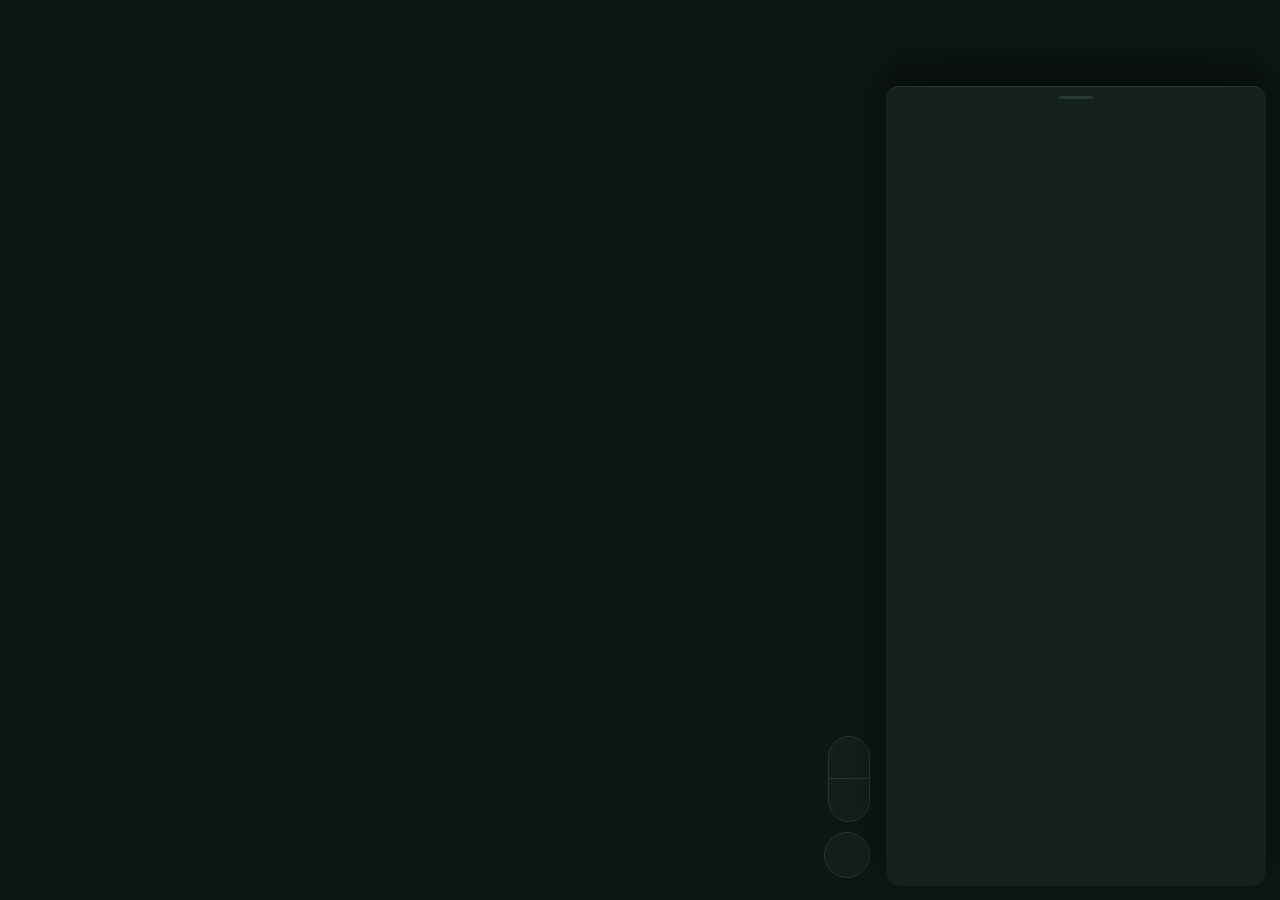
<file: .sheet-test.html>
<!DOCTYPE html>
<html lang="en">
<head>
<meta charset="utf-8">
<meta name="viewport" content="width=device-width, initial-scale=1, viewport-fit=cover">
<link rel="stylesheet" href="index.css">
<style>*{transition:none!important;animation:none!important}</style>
</head>
<body>
<div id="map"></div>
<div class="zoom" id="zoom"><button type="button"></button><button type="button"></button></div>
<button class="locate" id="locate"></button>
<div class="sheet" id="sheet" data-open="0">
  <button class="handle" id="handle"><span></span></button>
  <div class="sheet-body" id="sheetBody"></div>
</div>
<pre id="out"></pre>
<script>
function read(){
  const g = el => getComputedStyle(el);
  const sheet = document.getElementById("sheet");
  return {
    w: innerWidth, h: innerHeight,
    sheetHeight: g(sheet).height,
    sheetMaxHeight: g(sheet).maxHeight,
    zoomBottom: g(document.getElementById("zoom")).bottom,
    zoomRight: g(document.getElementById("zoom")).right,
    locateBottom: g(document.getElementById("locate")).bottom,
    locateRight: g(document.getElementById("locate")).right,
    bodySheet: document.body.dataset.sheet || null,
    bodyStow: document.body.dataset.stow || null,
    bodyExpanded: document.body.dataset.expanded || null
  };
}
const R = {};
document.body.dataset.sheet = "results";
document.body.dataset.stow = "0";
document.getElementById("sheet").dataset.open = "1";
R.half = read();
document.body.dataset.expanded = "1";
R.expanded = read();
document.body.dataset.expanded = "0";
document.body.dataset.stow = "1";
R.stowed = read();
document.body.dataset.stow = "0";
document.getElementById("out").textContent = JSON.stringify(R, null, 2);
</script>
</body>
</html>
</file>
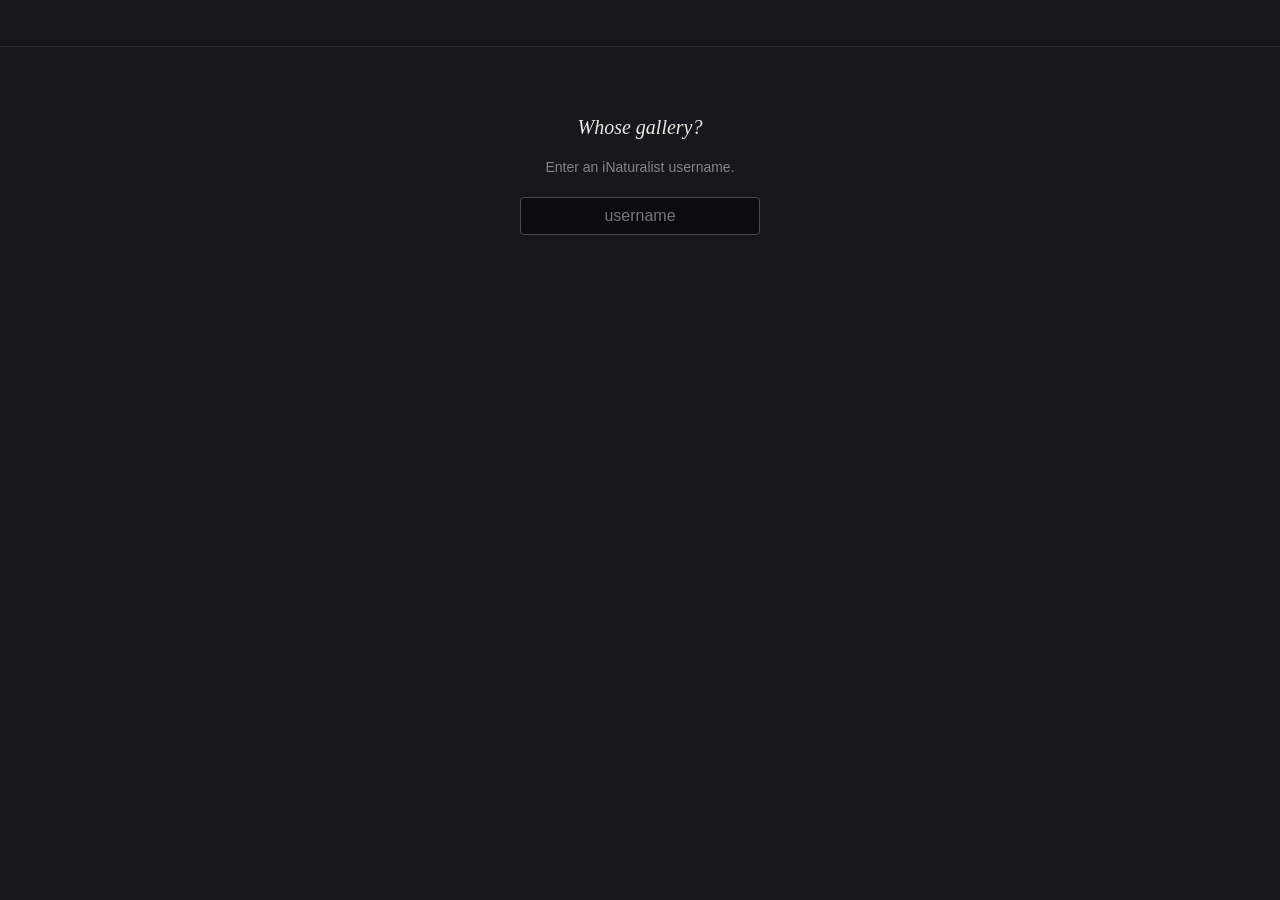
<file: gallery.html>
<!DOCTYPE html>
<html lang="en">
<head>
<meta charset="utf-8">
<meta name="viewport" content="width=device-width, initial-scale=1, viewport-fit=cover, maximum-scale=1, user-scalable=no">
<meta name="apple-mobile-web-app-capable" content="yes">
<meta name="mobile-web-app-capable" content="yes">
<meta name="apple-mobile-web-app-status-bar-style" content="black-translucent">
<meta name="theme-color" content="#17181c">
<title>iNat gallery</title>
<link rel="icon" type="image/png" sizes="32x32" href="assets/icons/favicon-32.png">
<link rel="icon" type="image/png" sizes="192x192" href="assets/icons/icon-192.png">
<link rel="apple-touch-icon" sizes="180x180" href="assets/icons/apple-touch-icon.png">

<link rel="stylesheet" href="gallery.css">
</head>
<body>

<header>
  <div class="masthead">
    <div class="who" id="who">&nbsp;</div>
    <div class="stat">
      <div class="tally" id="tally"></div>
      <span class="picker" id="picker" hidden>
        <select id="view" aria-label="Which photographs to show">
          <option value="highlights">Highlights</option>
          <option value="birds">Birds - most recent observations</option>
          <option value="all">All - most recent observations</option>
        </select>
      </span>
    </div>
  </div>
  <div class="taxonSearch" id="taxonSearch" hidden>
    <div class="taxonField" id="taxonField">
      <input type="search" id="taxonInput" autocomplete="off" spellcheck="false"
             placeholder="Search species or group&hellip;" aria-label="Search for a species or group">
      <div class="ac" id="taxonAc" hidden></div>
    </div>
    <div class="pickedRow" id="pickedRow">
      <div class="picked" id="taxonSel" hidden>
        <span id="taxonSelName"></span>
        <span class="t-rank-tag" id="taxonRankTag"></span>
        <button type="button" id="taxonClear" aria-label="Clear species">&times;</button>
      </div>
      <div class="taxon-actions" id="taxonActions" hidden>
        <button type="button" id="taxonParent" disabled
                title="Set the taxon to its parent" aria-label="Set the taxon to its parent">
          <svg viewBox="0 0 16 16" aria-hidden="true">
            <path d="M8 13V3M8 3L4 7M8 3l4 4"
                  fill="none" stroke="currentColor" stroke-width="1.6" stroke-linecap="round" stroke-linejoin="round"/>
          </svg>
        </button>
        <a id="taxonInat" href="#" target="_blank" rel="noopener"
           title="View this taxon on iNaturalist" aria-label="View this taxon on iNaturalist">
          <svg viewBox="0 0 16 16" aria-hidden="true">
            <path d="M3 13C3 6.5 7 3 13.5 3 13.5 9.5 9.5 13 3 13z"
                  fill="none" stroke="currentColor" stroke-width="1.3" stroke-linejoin="round"/>
            <path d="M4 12L12 4" fill="none" stroke="currentColor" stroke-width="1.1" stroke-linecap="round"/>
          </svg>
        </a>
        <a id="taxonWiki" href="#" target="_blank" rel="noopener"
           title="View this taxon on Wikipedia" aria-label="View this taxon on Wikipedia">
          <svg viewBox="0 0 16 16" aria-hidden="true">
            <circle cx="8" cy="8" r="6" fill="none" stroke="currentColor" stroke-width="1.3"/>
            <path d="M2 8h12M8 2c2.1 1.9 2.1 10.1 0 12M8 2c-2.1 1.9-2.1 10.1 0 12"
                  fill="none" stroke="currentColor" stroke-width="1.1"/>
          </svg>
        </a>
      </div>
    </div>
  </div>
  <div class="taxa" id="taxaFilter" hidden></div>
  <div class="narrow" id="narrow" hidden>
    <span class="lede">When</span>
    <input type="date" id="dateFrom" aria-label="From date">
    <span class="to">&ndash;</span>
    <input type="date" id="dateTo" aria-label="To date">
    <span class="lede where">Where</span>
    <span class="placeWrap" id="placeWrap">
      <input type="text" id="placeInput" placeholder="place" aria-label="Filter by place" autocomplete="off" autocapitalize="none" spellcheck="false">
      <button type="button" id="placeClear" hidden aria-label="Clear place">&times;</button>
      <div class="ac" id="placeAc" hidden></div>
    </span>
  </div>
  <div class="filters" id="filters" hidden>
    <span class="lede">Show</span>
    <button type="button" data-show="unseen">Unseen</button>
    <button type="button" data-show="all">All</button>
    <label class="obstoggle">
      <input type="checkbox" id="byObs">
      <span class="ck" aria-hidden="true">
        <svg viewBox="0 0 12 12"><path d="M2.2 6.4 4.9 9.1 9.8 3.4"></path></svg>
      </span>
      <span class="cklab">By observation</span>
    </label>
    <label class="obstoggle">
      <input type="checkbox" id="ascending">
      <span class="ck" aria-hidden="true">
        <svg viewBox="0 0 12 12"><path d="M2.2 6.4 4.9 9.1 9.8 3.4"></path></svg>
      </span>
      <span class="cklab">Ascending?</span>
    </label>
    <button type="button" id="forget" hidden>Forget seen</button>
  </div>
</header>

<main>
  <div id="grid"></div>
  <div class="loading" id="loading" hidden>Loading</div>
  <div class="status" id="status" hidden></div>
</main>

<div id="focus" aria-hidden="true">
  <div class="stage">
    <img id="lo" alt="">
    <img id="hi" alt="">
  </div>
  <button class="zone" id="prevZone" aria-label="Previous photo"></button>
  <button class="zone" id="nextZone" aria-label="Next photo"></button>
  <div class="bar">
    <span class="counter" id="counter"></span>
    <button id="close" aria-label="Close">&times;</button>
  </div>
  <div class="label">
    <div class="binomial" id="binomial"><span id="binomialName"></span><span class="rg" id="rgBadge" hidden>RG</span><span class="idcount" id="idCount"><svg viewBox="0 0 24 24" aria-hidden="true"><path d="M12 2L4 5v6c0 5.55 3.84 10.74 8 12 4.16-1.26 8-6.45 8-12V5l-8-3z"></path></svg><span id="idCountNum">0</span></span></div>
    <div class="meta" id="metaline"></div>
  </div>
</div>

<script src="gallery.js"></script>
</body>
</html>
</file>
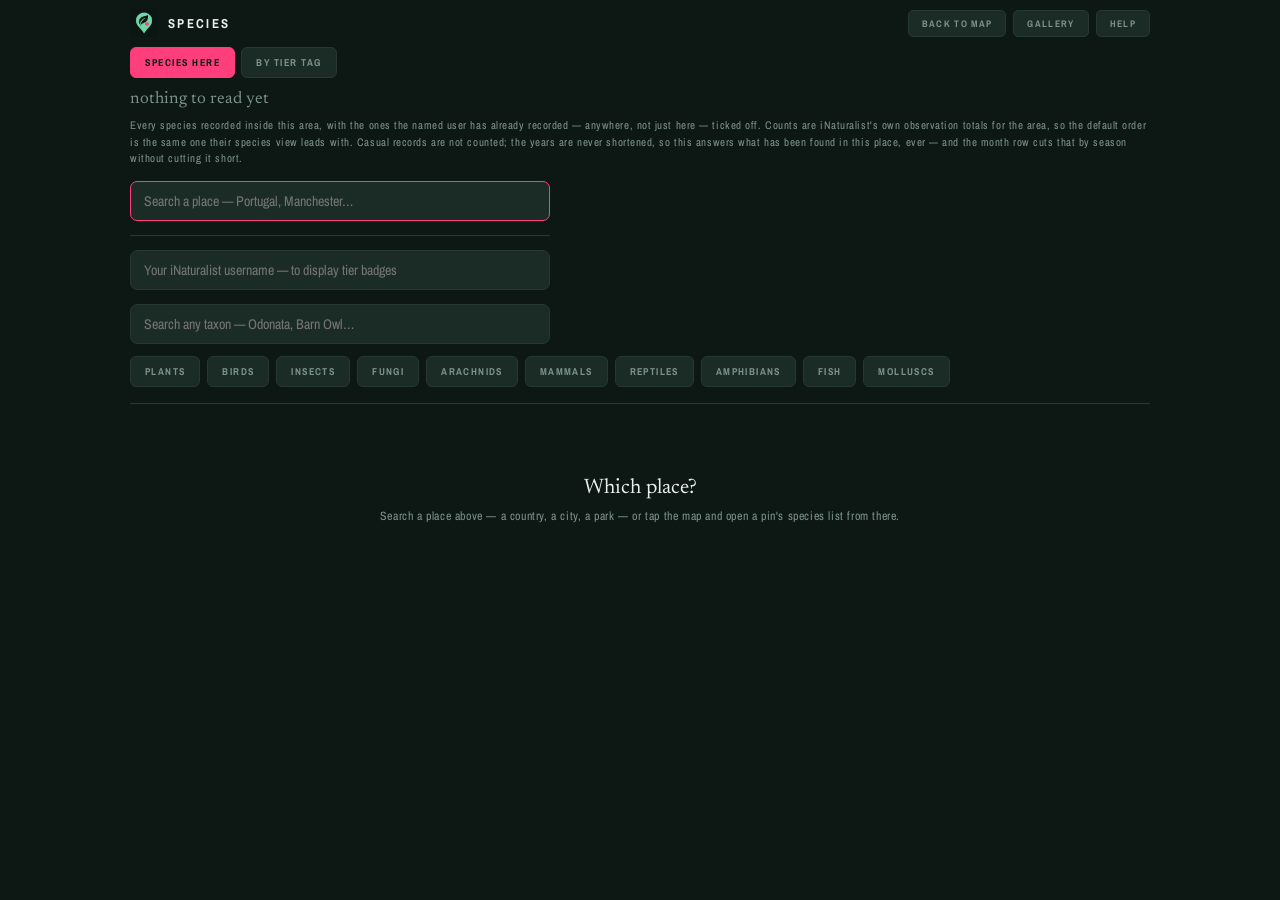
<file: species.html>
<!DOCTYPE html>
<html lang="en">
<head>
<meta charset="utf-8">
<meta name="viewport" content="width=device-width, initial-scale=1, viewport-fit=cover">
<meta name="theme-color" content="#0D1714">
<title>Species by tier tag</title>
<link rel="icon" type="image/png" sizes="32x32" href="assets/icons/favicon-32.png">
<link rel="icon" type="image/png" sizes="192x192" href="assets/icons/icon-192.png">
<link rel="apple-touch-icon" sizes="180x180" href="assets/icons/apple-touch-icon.png">

<link rel="preconnect" href="https://fonts.googleapis.com">
<link rel="preconnect" href="https://fonts.gstatic.com" crossorigin>
<link href="https://fonts.googleapis.com/css2?family=Archivo+Narrow:wght@500;600;700&family=Newsreader:ital,opsz,wght@0,6..72,400;0,6..72,600;1,6..72,400&display=swap" rel="stylesheet">

<link rel="stylesheet" href="species.css">
</head>
<body>
<div class="wrap">
<header>
  <h1><img class="app-icon" src="assets/icons/icon-192.png" width="28" height="28" alt=""><span>Species</span>
    <span class="act">
      <a id="backLink" href="index.html">Back to Map</a>
      <a id="galleryLink" href="gallery.html">Gallery</a>
      <a href="https://github.com/artjomsR/iNat_browser">Help</a>
      <script type='text/javascript' src='https://storage.ko-fi.com/cdn/widget/Widget_2.js'></script><script type='text/javascript'>kofiwidget2.init('Support me on Ko-fi', '#72a4f2', 'L7I529CNMN');kofiwidget2.draw();</script>
    </span></h1>
  <nav class="tabs" id="tabs">
    <a data-tab="place" href="#">Species here</a>
    <a data-tab="tier" href="#">By tier tag</a>
  </nav>
  <!-- who and how many. What the list is scoped to is not named here: the fields below say
       it, in the only place it can be changed. -->
  <p class="sub"><b id="who">&mdash;</b><span id="count"></span></p>
  <p class="note" id="note"></p>
  <div id="placebar" hidden>
    <div class="finder">
      <input id="placeInput" type="text" placeholder="Search a place &mdash; Portugal, Manchester&hellip;"
             autocapitalize="none" autocorrect="off" spellcheck="false" autocomplete="off">
      <button type="button" class="wipe" id="placeClear" aria-label="Clear the place">&times;</button>
      <div class="hits" id="placeHits" hidden></div>
    </div>
    <hr>
    <div class="finder" id="userBar" hidden>
      <input id="userQuick" type="text" placeholder="Your iNaturalist username &mdash; to display tier badges"
             autocapitalize="none" autocorrect="off" spellcheck="false" autocomplete="off">
      <button type="button" class="accept" id="userQuickGo" aria-label="Set username">
        <svg viewBox="0 0 16 16" aria-hidden="true">
          <path d="M2.8 8h9.4M8.5 3.9L12.6 8l-4.1 4.1"
                fill="none" stroke="currentColor" stroke-width="1.8" stroke-linecap="round" stroke-linejoin="round"/>
        </svg>
      </button>
    </div>
  </div>
  <div class="finder" id="taxonBar">
    <!-- The field's own overlay -- the wipe, the rank tag, the hit list -- anchors to this
         wrapper rather than to the row as a whole, so it keeps sitting against the input's
         own right edge now that the three actions below sit beside it as flex siblings. -->
    <div class="finder-io">
      <input id="taxonInput" type="search" enterkeyhint="search"
             placeholder="Search any taxon &mdash; Odonata, Barn Owl&hellip;"
             autocapitalize="none" autocorrect="off" spellcheck="false" autocomplete="off">
      <button type="button" class="wipe" id="taxonClear" aria-label="Clear the taxon filter">&times;</button>
      <div class="hits taxa" id="taxonHits" hidden></div>
    </div>
    <!-- One actual taxon, never the quick groups standing in for one -- those have no single
         parent and no one Wikipedia page between them -- so this stays hidden without a
         specific taxon set. Filled in and shown by wireTaxonFinder. -->
    <div class="taxon-actions" id="taxonActions" hidden>
      <button type="button" id="taxonParent" disabled
              title="Set the taxon to its parent" aria-label="Set the taxon to its parent">
        <svg viewBox="0 0 16 16" aria-hidden="true">
          <path d="M8 13V3M8 3L4 7M8 3l4 4"
                fill="none" stroke="currentColor" stroke-width="1.6" stroke-linecap="round" stroke-linejoin="round"/>
        </svg>
      </button>
      <a id="taxonInat" href="#" target="_blank" rel="noopener"
         title="View this taxon on iNaturalist" aria-label="View this taxon on iNaturalist">
        <!-- a leaf, standing in for the natural world generically rather than for iNat's own
             mark -->
        <svg viewBox="0 0 16 16" aria-hidden="true">
          <path d="M3 13C3 6.5 7 3 13.5 3 13.5 9.5 9.5 13 3 13z"
                fill="none" stroke="currentColor" stroke-width="1.3" stroke-linejoin="round"/>
          <path d="M4 12L12 4" fill="none" stroke="currentColor" stroke-width="1.1" stroke-linecap="round"/>
        </svg>
      </a>
      <a id="taxonWiki" href="#" target="_blank" rel="noopener"
         title="View this taxon on Wikipedia" aria-label="View this taxon on Wikipedia">
        <!-- a plain globe, the generic mark for "a reference site elsewhere" rather than
             Wikipedia's own puzzle-piece one -->
        <svg viewBox="0 0 16 16" aria-hidden="true">
          <circle cx="8" cy="8" r="6" fill="none" stroke="currentColor" stroke-width="1.3"/>
          <path d="M2 8h12M8 2c2.1 1.9 2.1 10.1 0 12M8 2c-2.1 1.9-2.1 10.1 0 12"
                fill="none" stroke="currentColor" stroke-width="1.1"/>
        </svg>
      </a>
    </div>
  </div>
  <div class="picks" id="groupPicks"></div>
</header>
<main id="main"></main>
</div>

<!-- common.js first: it declares what species.js expects to already be there. -->
<script src="common.js"></script>
<script src="species.js"></script>
</body>
</html>
</file>
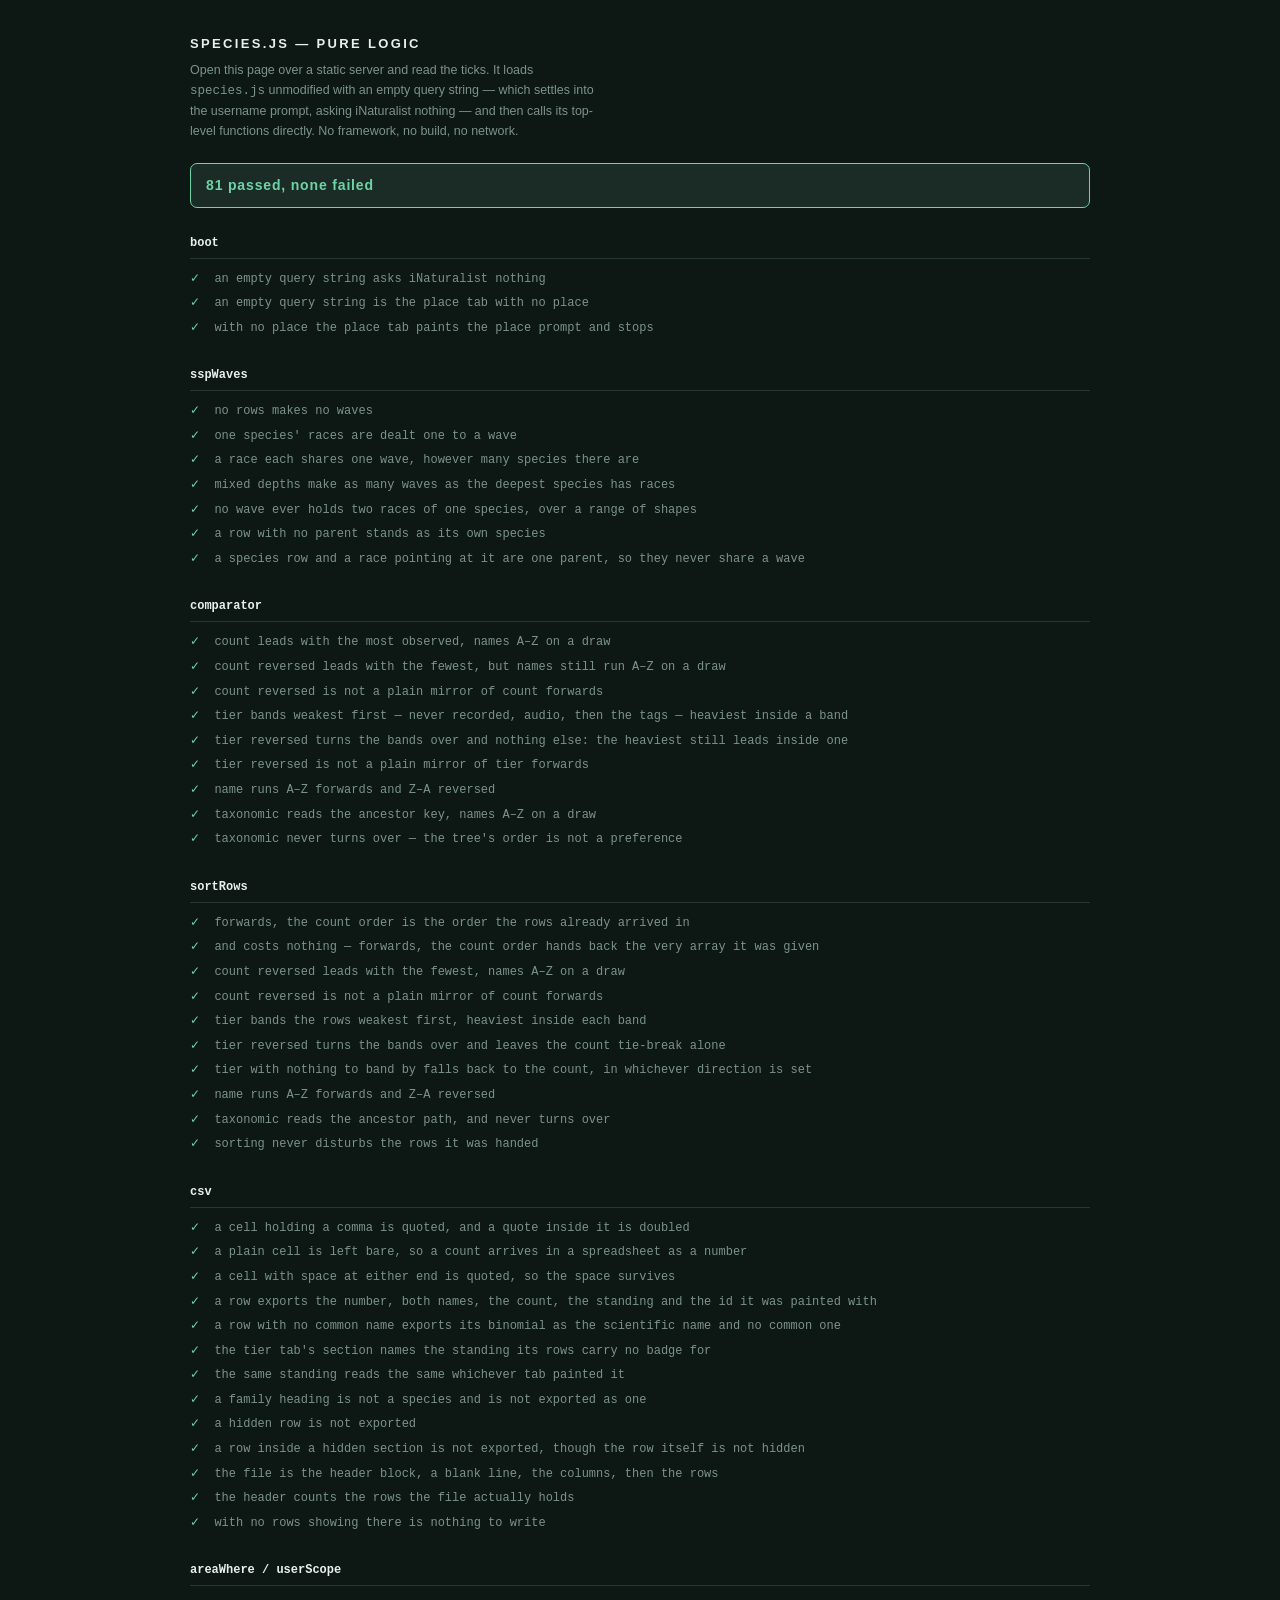
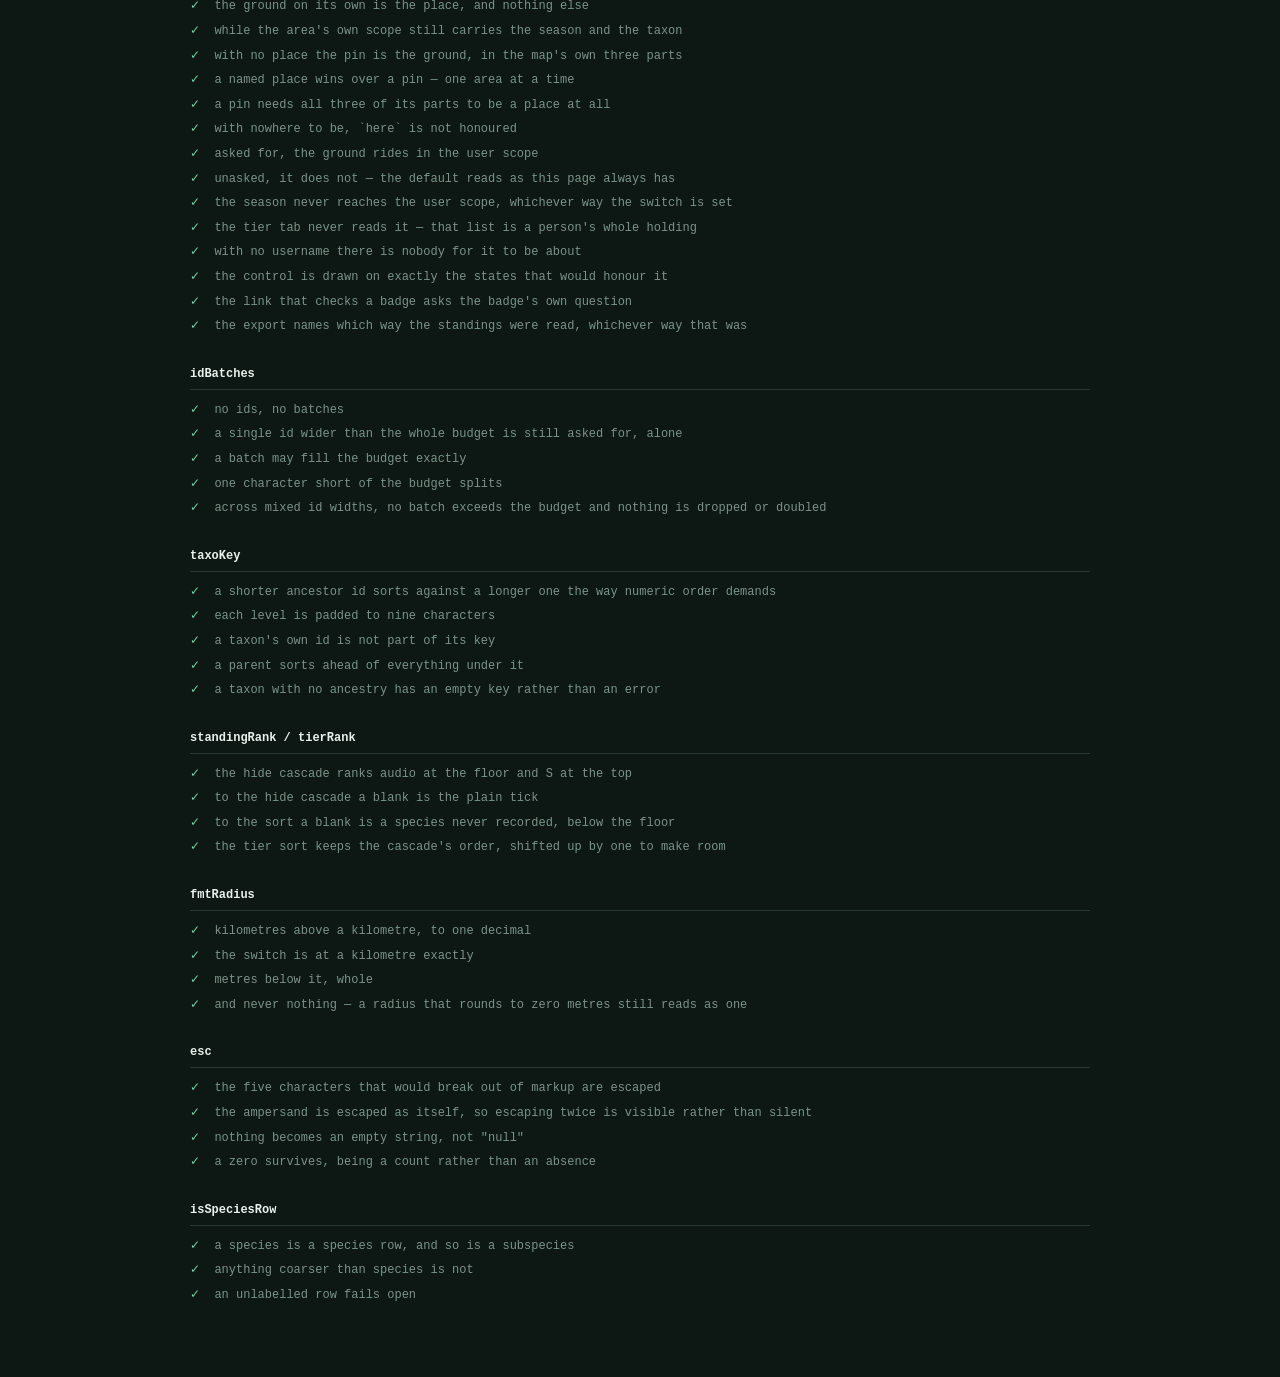
<file: test.html>
<!DOCTYPE html>
<html lang="en">
<head>
<meta charset="utf-8">
<meta name="viewport" content="width=device-width, initial-scale=1">
<title>species.js &mdash; tests</title>

<!-- A dev tool, not a fourth page: nothing links here, it loads no fonts and it keeps its few
     rules inline rather than growing a stylesheet of its own. The palette is the report's, so
     a pass sitting beside the real page doesn't look like a different project. -->
<style>
:root{--ink:#0D1714;--raise:#1B2C26;--rule:#26382F;--text:#E8F0EB;--mute:#7C9389;
  --mark:#FF3E7C;--verified:#6FD3A8}
*{box-sizing:border-box}
body{margin:0;padding:34px 30px 70px;background:var(--ink);color:var(--text);
  font:14px/1.5 "Helvetica Neue",Arial,sans-serif;-webkit-font-smoothing:antialiased}
.sheet{max-width:900px;margin:0 auto}
h1{margin:0 0 6px;font-size:13px;font-weight:700;letter-spacing:.18em;text-transform:uppercase}
.lede{margin:0 0 22px;max-width:60ch;font-size:12.5px;line-height:1.6;color:var(--mute)}
.tally{padding:11px 15px;margin:0 0 26px;border-radius:7px;font-weight:700;letter-spacing:.06em;
  background:var(--raise);border:1px solid var(--rule)}
.tally.good{color:var(--verified);border-color:var(--verified)}
.tally.bad{color:var(--mark);border-color:var(--mark)}
h2{margin:26px 0 8px;font-size:11px;font-weight:700;letter-spacing:.15em;text-transform:uppercase;
  color:var(--mute);border-bottom:1px solid var(--rule);padding-bottom:6px}
h2 code{font-size:12px;letter-spacing:0;text-transform:none;color:var(--text)}
.claim{margin:0;padding:3px 0 3px 22px;text-indent:-22px;
  font-family:ui-monospace,SFMono-Regular,Menlo,Consolas,monospace;font-size:12px;line-height:1.55}
.claim.pass{color:var(--mute)}
.claim.pass::before{content:"\2713\00a0\00a0";color:var(--verified)}
.claim.fail{color:var(--mark);font-weight:700}
.claim.fail::before{content:"\00d7\00a0\00a0"}
.why{display:block;padding-left:0;color:var(--mark);font-weight:400;text-indent:0}
/* species.html's own body, verbatim, so every getElementById in species.js finds its element
   and the script boots exactly as it does on the real page. Out of sight because none of it is
   the subject here — what it settles into is asserted below like anything else. */
#skeleton{display:none}
</style>
</head>
<body>

<div class="sheet">
  <h1>species.js &mdash; pure logic</h1>
  <p class="lede">Open this page over a static server and read the ticks. It loads
    <code>species.js</code> unmodified with an empty query string &mdash; which settles into the
    username prompt, asking iNaturalist nothing &mdash; and then calls its top-level functions
    directly. No framework, no build, no network.</p>
  <div id="report"></div>
</div>

<!-- ---------------- species.html's body skeleton ---------------- -->
<div id="skeleton">
<div class="wrap">
<header>
  <h1><span class="lozenge"></span><span>Species</span>
    <span class="act">
      <a id="galleryLink" href="gallery.html">Gallery</a>
      <a id="backLink" href="index.html">Back to Map</a>
    </span></h1>
  <nav class="tabs" id="tabs">
    <a data-tab="tier" href="#">By tier tag</a>
    <a data-tab="place" href="#">Species here</a>
  </nav>
  <p class="sub"><b id="who">&mdash;</b><span id="count"></span></p>
  <p class="note" id="note"></p>
  <div id="placebar" hidden>
    <div class="finder">
      <input id="placeInput" type="text" placeholder="Search a place">
      <button type="button" class="wipe" id="placeClear" aria-label="Clear the place">&times;</button>
      <div class="hits" id="placeHits" hidden></div>
    </div>
    <hr>
    <div class="finder" id="userBar" hidden>
      <input id="userQuick" type="text" placeholder="Your iNaturalist username">
      <button type="button" class="accept" id="userQuickGo" aria-label="Set username"></button>
    </div>
  </div>
  <div class="finder" id="taxonBar">
    <div class="finder-io">
      <input id="taxonInput" type="search" placeholder="Search any taxon">
      <button type="button" class="wipe" id="taxonClear" aria-label="Clear the taxon filter">&times;</button>
      <div class="hits taxa" id="taxonHits" hidden></div>
    </div>
    <div class="taxon-actions" id="taxonActions" hidden>
      <button type="button" id="taxonParent" disabled aria-label="Set the taxon to its parent"></button>
      <a id="taxonInat" href="#" target="_blank" rel="noopener" aria-label="View this taxon on iNaturalist"></a>
      <a id="taxonWiki" href="#" target="_blank" rel="noopener" aria-label="View this taxon on Wikipedia"></a>
    </div>
  </div>
  <div class="picks" id="groupPicks"></div>
</header>
<main id="main"></main>
</div>
</div>

<!-- The network watch has to be in place before species.js runs, so it goes here rather than in
     test.js: the claim under test is that booting with an empty query string asks iNaturalist
     nothing, and only a wrapper installed ahead of the boot can say so. Both doors are covered
     and both still delegate, so a request that did happen would still work — it would just be
     on the record. -->
<script>
window.__calls = [];
const realFetch = window.fetch;
window.fetch = function(...args){
  window.__calls.push(String(args[0] && args[0].url || args[0]));
  return realFetch.apply(this, args);
};
const realOpen = XMLHttpRequest.prototype.open;
XMLHttpRequest.prototype.open = function(method, url, ...rest){
  window.__calls.push(String(url));
  return realOpen.call(this, method, url, ...rest);
};
</script>

<!-- The page's own load order, kept: common.js declares what species.js expects to find, and
     test.js reaches for both — `esc` is common.js's now. -->
<script src="common.js"></script>
<script src="species.js"></script>
<script src="test.js"></script>
</body>
</html>
</file>
<file: index.css>
:root{
  --ink:#0D1714;
  --panel:#14211D;
  --raise:#1B2C26;
  --rule:#26382F;
  --text:#E8F0EB;
  --mute:#7C9389;
  --mark:#FF3E7C;
  --verified:#6FD3A8;

  --ui:"Archivo Narrow","Helvetica Neue",Arial,sans-serif;
  --lit:"Newsreader",Georgia,"Times New Roman",serif;

  --peek:0px;
  /* --safe-t is the notch's height, read off the CSS safe-area on a full-bleed viewport.
     iOS has a regression (and a long-standing PWA one) where it pans the *visual* viewport
     inside the layout viewport after you scroll a nested list, dismiss the keyboard, or come
     back from another page. The body is position:fixed, so everything inside it is anchored
     to the LAYOUT viewport and is drawn as if the layout top were the visible top — so once
     the visual viewport shifts up, the fixed top bar rides up behind the notch. Two things
     put it back (both driven from index.js):
       --vp-shift   how far the visual viewport's top actually sits above the layout top,
                    measured off a fixed probe (the ground truth for where a fixed element
                    really renders) — normally 0, so nothing moves on a healthy browser.
       --safe-t-base the highest safe-area top ever measured. iOS can float env() back down
                    to 0 after navigating away and back, and max() lifts it back so the bar
                    never rides up behind the notch; it only ever raises the value. */
  --safe-t:calc(max(env(safe-area-inset-top,0px), var(--safe-t-base,0px)) + var(--vp-shift,0px));
  --safe-b:env(safe-area-inset-bottom,0px);

  /* The results panel's starting height on the narrow layout — half the screen, so
     the map stays visible under it until a swipe on the handle or the list asks for
     more (see index.js). The sheet rule and the zoom/locate float-above-list rule
     further down both key off this one number, so it only needs changing here. */
  --sheet-half:50vh;
}

*{box-sizing:border-box}
html,body{height:100%;margin:0}
body{
  position:fixed;inset:0;overflow:hidden;
  background:var(--ink);color:var(--text);
  font-family:var(--ui);
  -webkit-font-smoothing:antialiased;
  -webkit-tap-highlight-color:transparent;
}

/* ---------- map ---------- */
#map{position:absolute;inset:0;background:var(--ink)}
.leaflet-container{background:var(--ink);font-family:var(--ui)}
/* Leaflet paints this white from `.leaflet-container .leaflet-control-attribution`, so the
   container has to be named here too or the dark never lands. */
.leaflet-container .leaflet-control-attribution{
  background:rgba(13,23,20,.82);color:var(--mute);
  font-family:var(--ui);font-size:9px;letter-spacing:.02em;
  padding:2px 6px;border-radius:3px 0 0 0;
}
.leaflet-control-attribution a{color:var(--mute)}
.leaflet-control-zoom{display:none}
.leaflet-tooltip{
  background:rgba(20,33,29,.95);color:var(--text);
  border:1px solid var(--rule);border-radius:6px;
  font-family:var(--ui);font-size:11px;padding:4px 8px;box-shadow:none;
}
.leaflet-tooltip-top:before{border-top-color:rgba(20,33,29,.95)}

/* ---------- accuracy legend ----------
   Small on purpose: it sits over the map, in the corner a thumb rests in, and everything it
   says is a key to something drawn elsewhere — it is read once and then glanced at. The type
   is set a step below the sheet's throughout, and the width is the narrowest that still keeps
   `= ?m` and the four gradient ticks each on one line in the fallback stack,
   which is wider than Archivo Narrow and so is what the measurement has to hold for. */
.acc-legend{
  position:absolute;z-index:600;left:12px;
  bottom:calc(var(--safe-b) + 22px);
  width:90px;padding:8px 9px 9px;
  background:rgba(20,33,29,.92);border:1px solid var(--rule);border-radius:9px;
  backdrop-filter:blur(8px);-webkit-backdrop-filter:blur(8px);
}
.acc-legend[hidden]{display:none}
.acc-legend-title{
  font-size:8px;font-weight:700;letter-spacing:.12em;text-transform:uppercase;
  color:var(--mute);margin-bottom:5px;
}
.acc-legend-bar{height:6px;border-radius:3px;margin-bottom:3px}
.acc-legend-ticks{
  display:flex;justify-content:space-between;
  font-size:7.5px;color:var(--mute);letter-spacing:.02em;margin-bottom:7px;
}
.acc-legend-unknown{
  display:flex;align-items:center;gap:5px;
  font-size:8.5px;color:var(--mute);margin-bottom:6px;
}
.acc-dot{width:7px;height:7px;border-radius:50%;flex:0 0 auto}
.acc-dot-unknown{background:#fff;border:1.5px solid #101613}
/* The same colour as the dot, worn by the row's taxon glyph in the results list. Wider than
   the 8px dot it stands in for — a gull's wings or a beetle's legs need the room — and 16 is
   the settlement between two pulls: the art was cut for a 22px pin and loses its finest work
   below that (the spider's web closes to a disc, the frog's pupils shut), but this sits on a
   9.5px line and anything larger stops reading as punctuation and starts running the row. */
.acc-mark{flex:0 0 auto;display:flex}
.acc-mark svg{width:16px;height:16px;display:block}
.acc-legend-status{
  font-size:8.5px;color:var(--mute);line-height:1.4;
  padding-top:6px;border-top:1px solid var(--rule);
}
.acc-legend-radius{padding-top:6px;margin-top:6px;border-top:1px solid var(--rule)}
/* Stacked rather than side by side, which is the sheet's arrangement and not this box's: at
   this width two buttons on a line leave `Precise` and `Large` a few characters of room each,
   and the pair would set the legend's width rather than the other way round. Column costs one
   button's height and buys back a box narrow enough to be a corner mark again. */
.acc-legend-radius .seg{flex-direction:column;gap:4px}
.acc-legend-radius .seg button{padding:5px 4px;font-size:8.5px;letter-spacing:.06em}

/* ---------- specimen label bar (signature) ---------- */
.label-bar{
  position:absolute;z-index:600;
  top:calc(var(--safe-t) + 8px);right:12px;left:auto;
  max-width:calc(100% - 24px);
  padding:8px 12px;border-radius:10px;
  background:rgba(20,33,29,.92);border:1px solid var(--rule);
  backdrop-filter:blur(8px);-webkit-backdrop-filter:blur(8px);
  width:auto;text-align:left;
  font:inherit;color:inherit;cursor:pointer;
  display:flex;align-items:center;gap:9px;
}
.label-bar:focus-visible{outline:2px solid var(--mark);outline-offset:-2px}
.label-text{
  flex:1 1 auto;min-width:0;
  font-size:11.5px;font-weight:600;letter-spacing:.13em;text-transform:uppercase;
  white-space:nowrap;overflow:hidden;text-overflow:ellipsis;
}
.label-text .sci{
  font-family:var(--lit);font-style:italic;font-weight:400;
  font-size:14px;letter-spacing:.01em;text-transform:none;color:var(--text);
}
.label-text .sep{color:var(--rule);margin:0 6px}
.label-text .dim{color:var(--mute)}
.label-chevron{flex:0 0 auto;color:var(--mute);font-size:10px;letter-spacing:.1em}

/* ---------- loading ----------
   Its own row under the label bar rather than sharing that line: an active filter can run
   the label most of the width, and centring this over it would put the two on a collision
   course on exactly the sessions with the most reading to do. The label bar's line never
   wraps (see .label-text), so its height is fixed and this can sit a flat distance below it. */
.loading{
  position:absolute;z-index:600;
  top:calc(var(--safe-t) + 8px + 50px);left:50%;
  transform:translateX(-50%);
  width:32px;height:32px;border-radius:50%;
  background:rgba(20,33,29,.92);border:1px solid var(--rule);
  backdrop-filter:blur(8px);-webkit-backdrop-filter:blur(8px);
  display:grid;place-items:center;color:var(--mark);
  pointer-events:none;
}
.loading[hidden]{display:none}
.loading svg{
  width:16px;height:16px;
  transform-box:fill-box;transform-origin:center;
  animation:spin .8s linear infinite;
}
@keyframes spin{to{transform:rotate(360deg)}}

/* ---------- zoom ---------- */
.zoom{
  position:absolute;z-index:600;right:12px;
  bottom:calc(var(--safe-b) + 78px);
  display:flex;flex-direction:column;width:42px;border-radius:21px;
  background:rgba(20,33,29,.92);border:1px solid var(--rule);
  backdrop-filter:blur(8px);-webkit-backdrop-filter:blur(8px);
  overflow:hidden;
  transition:right .26s cubic-bezier(.32,.72,0,1),bottom .26s cubic-bezier(.32,.72,0,1);
}
.zoom button{
  width:42px;height:42px;border:0;background:none;padding:0;cursor:pointer;
  color:var(--text);display:grid;place-items:center;
}
.zoom button:first-child{border-bottom:1px solid var(--rule)}
.zoom button:active{background:var(--raise)}
.zoom button[disabled]{color:var(--rule);cursor:default}
.zoom button[disabled]:active{background:none}
.zoom button svg{width:17px;height:17px}
.zoom button:focus-visible{outline:2px solid var(--mark);outline-offset:-2px}

/* ---------- locate ---------- */
.locate{
  position:absolute;z-index:600;right:12px;
  bottom:calc(var(--safe-b) + 22px);
  width:46px;height:46px;border-radius:50%;
  background:rgba(20,33,29,.92);border:1px solid var(--rule);
  color:var(--text);display:grid;place-items:center;cursor:pointer;
  backdrop-filter:blur(8px);-webkit-backdrop-filter:blur(8px);
  transition:transform .16s ease,border-color .16s ease,right .26s cubic-bezier(.32,.72,0,1),bottom .26s cubic-bezier(.32,.72,0,1);
}
.locate:active{transform:scale(.93)}
.locate[data-busy="1"]{border-color:var(--mark)}
.locate svg{width:19px;height:19px}
.locate:focus-visible{outline:2px solid var(--mark);outline-offset:2px}

/* ---------- stow ----------
   Parks the results list off the side of the map without giving it up — the probe pin, its
   radius ring and the accuracy circles all stay drawn, and the panel comes back as it was
   rather than being asked for again, which is the whole difference between this and the
   handle. Only a reading is worth keeping, so the button is out for the results view alone;
   the filters sheet is a form to finish.

   It sits on the panel's top-left corner, half over the shoulder and half on the map, but it
   is not inside the panel: the panel leaves to the left, and anything pinned to its left edge
   would lead the way off-screen. So it is a sibling wearing the panel's own corner, read off
   --sheet-x/--sheet-y (see syncSheetBox in index.js) — the panel slides out from under a
   button that never moves on the panel's own corner, which is the same button in the same
   place going and coming back there.

   Stowed is the one moment it does move: on the narrow layout the panel's corner already sits
   at the screen's left edge, but the wide layout parks the panel on the *right*, and a reader
   who has just sent the whole list off toward the left edge shouldn't have to look back to the
   right to find the tab that brings it home. So collapsed, the button lets go of --sheet-x and
   floats to the screen's own left edge instead — it travels with the panel out and then peels
   off to wait at the door.

   The arrow is one drawing rotated; don't add a second glyph. It clears the eyebrow below it
   by 9px, so keep the overlap and the height in step if either changes. */
.stow{
  position:absolute;z-index:701;   /* the sheet is 700 — this has to read over its corner */
  left:calc(var(--sheet-x,0px) + 12px);
  top:calc(var(--sheet-y,0px) - 24px);
  width:42px;height:42px;border-radius:50%;
  background:rgba(20,33,29,.92);border:1px solid var(--rule);
  color:var(--text);display:none;place-items:center;cursor:pointer;
  backdrop-filter:blur(8px);-webkit-backdrop-filter:blur(8px);
  /* the panel grows when the list lands under "Reading…", and the corner glides with it;
     left only ever moves for the stow/un-stow trip itself, same easing as the panel's slide */
  transition:top .26s cubic-bezier(.32,.72,0,1), left .26s cubic-bezier(.32,.72,0,1);
}
body[data-sheet="results"] .stow{display:grid}
body[data-stow="1"] .stow{left:12px}
.stow:active{transform:scale(.93)}
.stow svg{width:19px;height:19px;transition:transform .26s cubic-bezier(.32,.72,0,1)}
body[data-stow="1"] .stow svg{transform:rotate(180deg)}
.stow:focus-visible{outline:2px solid var(--mark);outline-offset:2px}

/* Heading wedge under the "me" dot. Fixed pixel size, like Google Maps — it reads as
   a beam from the dot rather than a real-world distance, so it must not scale with zoom. */
.me-cone{pointer-events:none}
.me-cone i{
  display:block;width:88px;height:88px;border-radius:50%;
  visibility:hidden;   /* no compass, no wedge — never fake a heading of north */
  transform:rotate(0deg);transform-origin:50% 50%;
  transition:transform .18s ease-out;
  /* Symmetric about straight-up: fades out towards both edges, brightest down the middle. */
  background:conic-gradient(from -38deg,
    transparent 0deg,
    rgba(45,156,255,.10) 12deg,
    rgba(45,156,255,.38) 26deg,
    rgba(45,156,255,.55) 38deg,
    rgba(45,156,255,.38) 50deg,
    rgba(45,156,255,.10) 64deg,
    transparent 76deg);
  -webkit-mask-image:radial-gradient(closest-side,#000 8%,rgba(0,0,0,.65) 55%,transparent 100%);
          mask-image:radial-gradient(closest-side,#000 8%,rgba(0,0,0,.65) 55%,transparent 100%);
}

/* ---------- sheet ---------- */
.sheet{
  position:absolute;left:0;right:0;bottom:0;z-index:700;
  max-height:82vh;display:flex;flex-direction:column;
  background:var(--panel);
  border-top:1px solid var(--rule);
  border-radius:14px 14px 0 0;
  transform:translateY(101%);
  transition:transform .26s cubic-bezier(.32,.72,0,1),height .26s cubic-bezier(.32,.72,0,1);
}
/* Only while it is up: the shadow points upwards, so a closed sheet parked just off the
   bottom would otherwise cast a dark band back onto the map it has left. */
.sheet[data-open="1"]{transform:translateY(0);box-shadow:0 -18px 44px rgba(0,0,0,.5)}
/* Stowed: still open, still holding its list — just waiting off the left edge. The shadow
   goes with it, having nothing left to sit above. */
body[data-stow="1"] .sheet[data-open="1"]{transform:translateX(-101%);box-shadow:none}
/* Fixed rather than content-sized — the results panel holds one size whether it's showing
   "Reading…", "Nothing here", or a full page of twenty, so nothing jumps as the fetch
   resolves or the count changes. This also replaces the old min-height floor: that existed
   so the stow button's corner (pinned to the panel's own top-left, see --sheet-y) wouldn't
   drop into the accuracy legend on a one-row or empty panel — moot now that the panel is
   always one of two fixed sizes. sheet-body's own overflow-y still scrolls a longer list
   inside whichever frame is current.

   On the narrow layout the panel opens at --sheet-half rather than the old flat 82vh: half
   the screen leaves half the map showing underneath, and an upward swipe on the handle or
   the list itself (see index.js) is what asks for the rest. Both heights live in the
   max-width media query below, alongside the zoom/locate float, so the wide layout's own
   card height is never undercut by a stray expanded flag. The flag itself lands on body as
   data-expanded, beside data-sheet and data-stow, because the zoom/locate rule has to read
   it too and body is the nearest ancestor it shares with those two buttons. */
.handle{
  flex:0 0 auto;padding:9px 0 5px;border:0;background:none;width:100%;cursor:pointer;
  touch-action:none;   /* the drag that resizes the sheet is vertical on this element alone;
     without this iOS reads the same touch as an attempt to scroll or bounce the page */
}
.handle span{display:block;width:34px;height:3px;border-radius:2px;background:var(--rule);margin:0 auto}
.handle:focus-visible{outline:2px solid var(--mark);outline-offset:-4px}
.sheet-body{
  flex:1 1 auto;overflow-y:auto;-webkit-overflow-scrolling:touch;overscroll-behavior:contain;
  padding:2px 14px calc(var(--safe-b) + 16px);
}

/* The distance suffix ("350 m" / "1.2 km") is the reason the label ever ran long enough to
   force a wrap: "N selected" alone is the same rough width as "Reading…" / "Not loaded" /
   "Nothing here", but " · 350 m" tacked on could push the combined label past what's left
   beside the four actions on a narrow phone — and unlike those other three states, this one
   only shows up after "Reading…" resolves, so the actions visibly hopped down a line right
   when the sheet finished loading. .eyebrow-label stacks the count and the distance in their
   own column instead: they sit directly on top of each other regardless of how tall the
   actions beside them are, rather than the distance being a sibling flex line of its own —
   which put it below the *actions*' full two-line button height, not below the one-line
   count text, leaving a gap that looked far bigger than the layout intended. */
.eyebrow{
  display:flex;flex-wrap:wrap;align-items:baseline;justify-content:space-between;gap:10px;
  font-size:10px;font-weight:700;letter-spacing:.18em;text-transform:uppercase;
  color:var(--mute);padding:8px 0 10px;
}
.eyebrow-label{display:flex;flex-direction:column;gap:2px}
.linkish{
  background:none;border:0;padding:2px 0;cursor:pointer;
  font:inherit;color:var(--mark);letter-spacing:.14em;
}
a.linkish{text-decoration:none}
.linkish:focus-visible{outline:2px solid var(--mark);outline-offset:2px}
.ext-icon{
  width:10px;height:10px;margin-left:3px;vertical-align:1.5px;
  color:currentColor;opacity:.75;
}
.eyebrow-actions{display:flex;align-items:baseline;gap:14px;flex:0 0 auto}

.filter-footer{display:flex;flex-wrap:wrap;gap:8px;border-top:1px solid var(--rule);padding-top:14px}
.filter-footer-button{
  flex:1 1 auto;display:flex;align-items:center;justify-content:center;
  min-height:44px;padding:10px 14px;border:1px solid var(--mute);border-radius:6px;
  background:var(--raise);color:var(--text);font:600 14px var(--ui);
  text-decoration:none;cursor:pointer;
}
.filter-footer-button:hover{color:var(--mark);border-color:var(--mark)}
.filter-footer-button:focus-visible{outline:2px solid var(--mark);outline-offset:2px}

/* ---------- saved views ----------
   The block at the top of the filter sheet. A row is a wide restore target with a small pencil
   beside it, and delete lives inside what the pencil opens rather than on the row — so the tap
   that restores a view and the tap that destroys one are never neighbours, on a screen where
   both are made with a thumb. The editor takes the whole row when it is open: a line to type
   on, and its actions on the line below as real buttons rather than links, since a link's worth
   of text is not a finger's worth of button. */
/* Keep an empty section compact; saved rows, the editor and feedback add their own space. */
.views{margin-bottom:0}
.views-divider{border:0;border-top:1px solid var(--rule);margin:8px 0 0}
.views-head{display:flex;align-items:baseline;justify-content:space-between;gap:10px;margin-bottom:0}
.views:has(.view-row) .views-head{margin-bottom:7px}
.views-head .field-label{margin-bottom:0}
.views-head .linkish{
  flex:0 0 auto;
  font-size:10px;font-weight:700;letter-spacing:.14em;text-transform:uppercase;
}
.view-list{list-style:none;margin:0;padding:0;display:flex;flex-direction:column;gap:6px}
.view-row{display:flex;gap:6px}
.view-open{
  flex:1 1 auto;min-width:0;text-align:left;padding:8px 11px;cursor:pointer;
  font:inherit;color:var(--text);background:var(--raise);
  border:1px solid var(--rule);border-radius:7px;
  transition:border-color .14s;
}
.view-open:hover{border-color:var(--mark)}
.view-open:focus-visible{outline:2px solid var(--mark);outline-offset:2px}
.view-name{
  display:block;font-size:13.5px;line-height:1.3;
  white-space:nowrap;overflow:hidden;text-overflow:ellipsis;
}
.view-when{
  display:block;margin-top:3px;
  font-size:8.5px;font-weight:700;letter-spacing:.12em;text-transform:uppercase;color:var(--mute);
}
.view-edit{
  flex:0 0 auto;width:44px;cursor:pointer;
  background:none;border:1px solid var(--rule);border-radius:7px;
  color:var(--mute);display:grid;place-items:center;
  transition:color .14s,border-color .14s;
}
.view-edit:hover{color:var(--mark);border-color:var(--mark)}
.view-edit:focus-visible{outline:2px solid var(--mark);outline-offset:2px}
.view-edit svg{width:16px;height:16px}
.view-editing{display:block}
.view-editing .input{font-size:14px}
/* Armed by the first tap and only then: the button says what the second one will do, and
   wears the accent to say it is now live. */
#viewDelete[data-armed="1"]{color:var(--mark);border-color:var(--mark)}

.field{margin-bottom:15px}
.field > label,.field-label{
  display:block;font-size:9.5px;font-weight:700;letter-spacing:.16em;
  text-transform:uppercase;color:var(--mute);margin-bottom:6px;
}
.input{
  width:100%;padding:11px 12px;font:inherit;font-size:15px;
  color:var(--text);background:var(--raise);
  border:1px solid var(--rule);border-radius:7px;
  -webkit-appearance:none;appearance:none;
}
.input::placeholder{color:var(--mute)}
.input:focus{outline:none;border-color:var(--mark)}
.field-hint{
  margin:6px 2px 0;font-size:11px;line-height:1.45;color:var(--mute);
  font-family:var(--lit);
}

.row2{display:grid;grid-template-columns:1fr 1fr;gap:9px}

/* segmented */
.seg{display:flex;gap:5px;flex-wrap:wrap}
.seg button{
  flex:1 1 auto;padding:9px 6px;cursor:pointer;
  font:inherit;font-size:10.5px;font-weight:600;letter-spacing:.1em;text-transform:uppercase;
  color:var(--mute);background:var(--raise);
  border:1px solid var(--rule);border-radius:6px;
  transition:color .14s,border-color .14s;
}
.seg button[aria-pressed="true"]{color:var(--ink);background:var(--mark);border-color:var(--mark)}
/* an icon standing in for a word inside a seg button — the map's speaker, drawn in
   currentColor so it flips with the label around it when the button lights */
.seg-ico{display:inline-block;vertical-align:-3px;line-height:0}
.seg-ico svg{width:15px;height:15px;display:block}
.seg button:focus-visible{outline:2px solid var(--mark);outline-offset:2px}
.input + .seg,.username-row + .seg{margin-top:8px}
.username-row{display:flex;align-items:center;gap:10px}
.username-row .input{flex:1;min-width:0}
.username-row label.check,.date-row label.check{margin:0;padding:8px}
.username-row .input[data-inactive="true"],.date-row .input[data-inactive="true"]{color:var(--mute);opacity:.5}
.check input:disabled{opacity:.5;cursor:default}
.seg + .seg{margin-top:6px}
.field-hint + .seg{margin-top:9px}
/* The rank ticks belong to the desired-species question, so they go whole when no mode is
   pressed — and the action row below them has to pick up the gap they were providing. */
.subrank[hidden] + .seg{margin-top:9px}
/* a lone action inside a seg row — reads as a button to press, not a toggle to hold */
.seg.act button{color:var(--text);border-color:var(--mute)}
.seg.act button:hover{color:var(--mark);border-color:var(--mark)}
.seg.act button[data-busy="1"]{color:var(--mute);border-color:var(--mark)}
.seg.act button[disabled]{opacity:.35;cursor:default}
.seg.act button[disabled]:hover{color:var(--text);border-color:var(--mute)}

/* tickbox — `label.check` matches the specificity of the `.field > label` rule above,
   which would otherwise blockify the row and drop the caption below the box. */
label.check{
  display:flex;align-items:center;gap:9px;margin:8px 0 5px;cursor:pointer;
  font-size:10.5px;font-weight:600;letter-spacing:.1em;text-transform:uppercase;
  color:var(--mute);transition:color .14s;
}
.check input{
  flex:0 0 auto;width:16px;height:16px;margin:0;cursor:pointer;
  display:grid;place-content:center;
  background:var(--raise);border:1px solid var(--rule);border-radius:5px;
  -webkit-appearance:none;appearance:none;transition:background .14s,border-color .14s;
}
.check input::after{
  content:"";width:4px;height:8px;margin-top:-2px;
  border:solid var(--ink);border-width:0 2px 2px 0;
  transform:rotate(45deg) scale(0);transition:transform .14s;
}
.check input:checked{background:var(--mark);border-color:var(--mark)}
.check input:checked::after{transform:rotate(45deg) scale(1)}
.check input:focus-visible{outline:2px solid var(--mark);outline-offset:2px}
.check:has(input:checked){color:var(--text)}

/* iconic chips */
.chips{
  display:flex;gap:6px;overflow-x:auto;padding-bottom:4px;
  -webkit-overflow-scrolling:touch;scrollbar-width:none;
}
.chips::-webkit-scrollbar{display:none}
/* Mouse pointers can't swipe, so give them a real scrollbar to drag. */
@media (hover:hover) and (pointer:fine){
  .chips{scrollbar-width:thin;scrollbar-color:var(--rule) transparent;padding-bottom:6px}
  .chips::-webkit-scrollbar{display:block;height:7px}
  .chips::-webkit-scrollbar-track{background:transparent}
  .chips::-webkit-scrollbar-thumb{background:var(--rule);border-radius:4px}
  .chips::-webkit-scrollbar-thumb:hover{background:var(--mute)}
}
.chips button{
  flex:0 0 auto;padding:8px 13px;cursor:pointer;white-space:nowrap;
  font:inherit;font-size:11px;font-weight:600;letter-spacing:.09em;text-transform:uppercase;
  color:var(--mute);background:var(--raise);
  border:1px solid var(--rule);border-radius:20px;
}
.chips button[aria-pressed="true"]{color:var(--ink);background:var(--mark);border-color:var(--mark)}
.chips button:focus-visible{outline:2px solid var(--mark);outline-offset:2px}

/* rows whose chips vary too much in width for the months' fixed grid — flex-wrap instead,
   so a reader sees every option at a glance rather than swiping a strip to find one.
   Desktop only (mouse/trackpad, per the hover+pointer:fine check above): touch devices
   keep the scrolling strip, since folding rows costs more vertical space on a small screen. */
@media (hover:hover) and (pointer:fine){
  .chips.wrap{flex-wrap:wrap;overflow-x:visible;padding-bottom:0}
}

/* the months — the same chips, laid out as a calendar rather than a strip. Twelve of them
   would scroll like the quick groups do, and a reader reaching for November should not have
   to swipe a row to find it; six columns puts the year in two readable halves and every
   month within one tap. */
.chips.months{display:grid;grid-template-columns:repeat(6,1fr);gap:6px;overflow:visible;padding-bottom:0}
.chips.months button{padding:8px 2px;text-align:center;letter-spacing:.06em}
/* the second caption inside one field: the months belong to the window above them, so they
   sit under it rather than in a field of their own — this is the air that pairing costs */
.months-label{margin-top:13px}
.field-label-row{display:flex;align-items:center;justify-content:space-between;gap:8px;margin-bottom:6px}
.field-label-row .field-label{margin-bottom:0}
.field-label-row button{
  flex:0 0 auto;width:18px;height:18px;border-radius:50%;cursor:pointer;
  background:none;border:1px solid var(--rule);color:var(--mute);
  font:inherit;font-size:12px;line-height:1;display:grid;place-items:center;
}
.field-label-row button:focus-visible{outline:2px solid var(--mark);outline-offset:2px}
.field-label-row button[hidden]{display:none}

/* Quick groups can run to a couple dozen chips, so Clear/Fill sit beside the label to
   set or clear the whole row in one tap rather than working through each chip by hand.
   Text actions rather than the round icon button above, so the shared parts of
   .field-label-row button (circle, border, fixed size) are overridden below — this rule
   needs to follow that one to win the tie in specificity. */
.iconic-actions{display:flex;align-items:baseline;gap:7px;flex:0 0 auto;color:var(--rule);font-size:10px}
.iconic-actions button{
  width:auto;height:auto;border:0;border-radius:0;background:none;padding:0;
  font:inherit;font-size:9.5px;font-weight:700;letter-spacing:.14em;text-transform:uppercase;
  color:var(--mark);cursor:pointer;
}
.iconic-actions button:focus-visible{outline:2px solid var(--mark);outline-offset:2px}

/* taxon autocomplete */
.ac-wrap{position:relative}
.ac{
  position:absolute;top:calc(100% + 5px);left:0;right:0;z-index:20;
  background:var(--raise);border:1px solid var(--rule);border-radius:8px;
  overflow:hidden;max-height:264px;overflow-y:auto;
}
.ac[hidden]{display:none}
.ac button{
  display:flex;align-items:center;gap:10px;width:100%;text-align:left;
  padding:9px 11px;border:0;border-bottom:1px solid var(--rule);
  background:none;color:var(--text);font:inherit;cursor:pointer;
}
.ac button:last-child{border-bottom:0}
.ac button:hover,.ac button:focus-visible,.ac button.hi{background:var(--panel);outline:none}
.ac img{width:32px;height:32px;border-radius:4px;object-fit:cover;flex:0 0 auto;background:var(--panel)}
.ac .ac-nophoto{width:32px;height:32px;border-radius:4px;flex:0 0 auto;background:var(--panel);border:1px solid var(--rule)}
.ac-name{flex:1 1 auto;min-width:0}
.ac-common{font-size:14px;white-space:nowrap;overflow:hidden;text-overflow:ellipsis}
.ac-sci{
  font-family:var(--lit);font-style:italic;font-size:12.5px;color:var(--mute);
  white-space:nowrap;overflow:hidden;text-overflow:ellipsis;
}
.ac-rank{
  flex:0 0 auto;font-size:9px;font-weight:700;letter-spacing:.12em;
  text-transform:uppercase;color:var(--mute);
}

.selected{
  display:flex;align-items:center;gap:9px;margin-top:7px;padding:9px 11px;
  background:var(--raise);border:1px solid var(--mark);border-radius:7px;
}
.selected[hidden]{display:none}
.selected .s-sci{flex:1 1 auto;font-family:var(--lit);font-style:italic;font-size:15px;min-width:0;
  white-space:nowrap;overflow:hidden;text-overflow:ellipsis}
.selected button{
  flex:0 0 auto;width:24px;height:24px;border-radius:50%;cursor:pointer;
  background:none;border:1px solid var(--rule);color:var(--mute);
  font:inherit;font-size:13px;line-height:1;display:grid;place-items:center;
}
.selected button:focus-visible{outline:2px solid var(--mark);outline-offset:2px}

.divider{height:1px;background:var(--rule);margin:20px 0 16px}

.done{
  width:100%;padding:13px;margin-top:4px;cursor:pointer;
  font:inherit;font-size:12px;font-weight:700;letter-spacing:.16em;text-transform:uppercase;
  color:var(--ink);background:var(--mark);border:0;border-radius:8px;
}
.done:focus-visible{outline:2px solid var(--text);outline-offset:2px}

/* ---------- results ---------- */
/* A row is a link out to the observation on iNaturalist, so it is a real <a> — that is what
   makes iOS hand the address to the native app instead of loading the web page here (see
   outAttrs in index.js). Only the underline has to be turned off; the rest of the row was
   already written for a button and needs nothing. */
.result{
  display:flex;gap:11px;align-items:flex-start;width:100%;text-align:left;
  padding:11px 0;border:0;border-bottom:1px solid var(--rule);
  background:none;color:var(--text);font:inherit;cursor:pointer;text-decoration:none;
}
.result:last-child{border-bottom:0}
.result:focus-visible{outline:2px solid var(--mark);outline-offset:-2px}
.result-photo{
  width:54px;height:54px;flex:0 0 auto;border-radius:5px;object-fit:cover;
  background:var(--raise);border:1px solid var(--rule);
}
.result-nophoto{
  width:54px;height:54px;flex:0 0 auto;border-radius:5px;
  background:var(--raise);border:1px solid var(--rule);
  display:grid;place-items:center;color:var(--rule);font-size:17px;
}
.result-nophoto svg{width:26px;height:26px}
.result-audio{color:var(--mute)}          /* sound-only: readable, not a dim placeholder */

/* audio-only map pin */
.snd-pin{background:none;border:0}
.snd-pin svg{width:19px;height:19px;display:block;filter:drop-shadow(0 0 1.5px rgba(0,0,0,.6))}

/* iconic-taxon map pin — same treatment, a touch larger to fit legs and wings */
.tax-pin{background:none;border:0}
.tax-pin svg{width:22px;height:22px;display:block;filter:drop-shadow(0 0 1.5px rgba(0,0,0,.6))}
.result-main{flex:1 1 auto;min-width:0;padding-top:1px}
.result-common{
  font-size:15px;line-height:1.25;margin-bottom:1px;
  white-space:nowrap;overflow:hidden;text-overflow:ellipsis;
}
.result-sci{
  font-family:var(--lit);font-style:italic;font-size:13px;color:var(--mute);
  line-height:1.3;white-space:nowrap;overflow:hidden;text-overflow:ellipsis;
}
.result-meta{
  margin-top:5px;font-size:9.5px;font-weight:600;letter-spacing:.11em;text-transform:uppercase;
  color:var(--mute);display:flex;flex-wrap:wrap;align-items:center;gap:7px;
}
.badge{
  padding:2px 5px;border-radius:3px;border:1px solid currentColor;
  font-size:8.5px;letter-spacing:.1em;
}
.badge-rg{color:var(--verified)}
.badge-ob{color:var(--mark)}

.state{padding:26px 4px 30px;text-align:center;color:var(--mute)}
.state-lede{font-family:var(--lit);font-size:17px;color:var(--text);margin-bottom:7px}
.state-hint{font-size:11.5px;letter-spacing:.06em;line-height:1.6}

/* Floats the zoom/locate stack up above the half-open results list instead of letting the
   panel cover them — mobile only; the wide layout already parks these beside its own
   floating card (see the min-width:720px block below) and never needs this. Each keeps its
   own existing offset (see .zoom/.locate above), just measured from the top of the panel
   instead of the bottom of the screen, so the pair stays stacked the same way it always was.
   Stowed or expanded, the panel isn't covering this corner (stowed: off to the side; expanded:
   the old 82vh behaviour, where these were already out of reach) — both fall back out of this
   rule rather than needing a second one to undo it. */
@media (max-width:719.98px){
  body[data-sheet="results"] .sheet{height:var(--sheet-half)}
  body[data-sheet="results"][data-expanded="1"] .sheet{height:82vh}
  body[data-sheet="results"][data-stow="0"]:not([data-expanded="1"]) .zoom{
    bottom:calc(var(--safe-b) + 78px + var(--sheet-half));
  }
  body[data-sheet="results"][data-stow="0"]:not([data-expanded="1"]) .locate{
    bottom:calc(var(--safe-b) + 22px + var(--sheet-half));
  }
}
@media (prefers-reduced-motion:reduce){
  *{transition:none!important;animation:none!important}
}
@media (min-width:720px){
  .sheet{left:auto;right:14px;bottom:14px;width:380px;border-radius:14px;max-height:calc(100vh - 100px)}
  /* Same fixed-height treatment as the mobile rule above, pinned to this layout's own
     ceiling instead of 82vh. */
  body[data-sheet="results"] .sheet{height:calc(100vh - 100px)}
  .sheet{transform:translateY(calc(100% + 20px))}
  .sheet[data-open="1"]{transform:translateY(0)}
  /* The card is anchored to the right edge here, so a percentage of its own width leaves it
     stranded mid-map — it has to be told how far the left edge actually is. */
  body[data-stow="1"] .sheet[data-open="1"]{transform:translateX(calc(14px - 100vw))}
  .label-bar{max-width:640px}
  /* The panel is a floating card here rather than the full width, so the button holds the
     edge under the label bar and only steps aside for as long as the panel is actually
     there to step aside from — stowed, it takes its corner back. */
  body[data-sheet]:not([data-stow="1"]) .locate{right:410px}
  body[data-sheet]:not([data-stow="1"]) .zoom{right:410px}
}

/* Non-modal location feedback; permission prompts themselves belong to the browser. */
.location-status{
  position:fixed;left:50%;top:80px;transform:translateX(-50%);z-index:1100;
  max-width:min(360px, calc(100vw - 32px));padding:10px 14px;border-radius:8px;
  background:var(--raise);color:var(--text);border:1px solid var(--rule);
  font-size:14px;pointer-events:none;
}

.date-row{grid-template-columns:minmax(0,1fr) minmax(0,1fr) auto;align-items:center}
.date-row .input{min-width:0}
</file>
<file: gallery.css>
/* The gallery keeps its own palette rather than the map's: it is a dark room hung with
   photographs, and the two pages are read in different lights. Same idea though — every
   colour is a custom property here, and nothing below hardcodes one. */

:root {
  --ink:        #17181c;
  --ink-deep:   #0b0c0f;
  --paper:      #e9e7e2;
  --chrome:     #82858e;
  --chrome-dim: #474a52;
  --hair:       #262931;
  --serif: Georgia, 'Iowan Old Style', 'Times New Roman', serif;
  --sans: -apple-system, BlinkMacSystemFont, 'Segoe UI', Roboto, sans-serif;
  --page: 620px;
  --gap: 2px;
  --top: env(safe-area-inset-top, 0px);
  --bot: env(safe-area-inset-bottom, 0px);
}

* { box-sizing: border-box; -webkit-tap-highlight-color: transparent; }

html, body {
  margin: 0;
  padding: 0;
  background: var(--ink);
  color: var(--paper);
  font-family: var(--sans);
  overscroll-behavior: none;
  /* iOS treats user-scalable=no in the viewport meta tag as a request it can override for
     accessibility, so a pinch on the wall can still zoom the page under it. Zooming is meant
     to belong to an open photograph — see #focus's own touch-action below — so the page
     itself only keeps the vertical pan it actually uses; pinch and double-tap zoom go with
     the rest of what this rules out. */
  touch-action: pan-y;
}

body.focused { overflow: hidden; }

/* ---------- header ---------- */

header {
  position: sticky;
  top: 0;
  z-index: 20;
  padding: calc(var(--top) + 14px) 16px 12px;
  background: rgba(23, 24, 28, 0.82);
  backdrop-filter: saturate(140%) blur(14px);
  -webkit-backdrop-filter: saturate(140%) blur(14px);
  border-bottom: 1px solid var(--hair);
}

/* Birds and all can grow the header tall — species search, the group row, date and place —
   so pinning it there eats into the wall every time one of those rows is open. It scrolls off
   with the rest of the page there instead; only the highlights shelf, which never grows past
   one line, keeps it pinned.

   `relative` rather than `static`: laid out identically either way (no offset is ever set),
   but `static` also switches z-index off — the header's own backdrop-filter still forces it
   into its own stacking context regardless, so without z-index to place that context above
   main's, DOM order alone would decide it, and main comes after header. Every dropdown this
   row opens (taxon's and place's alike) would sit behind the very wall it's meant to float
   over. `relative` keeps the header's z-index live, so it wins that ordering the way it does
   on the pinned highlights shelf, while still scrolling away exactly as `static` did. */
body.loose-header header {
  position: relative;
}

/* One line at any width: whose gallery, how much of it, and which shelf it came off. A phone
   cannot spare the room all three would ask for, so rather than break the line in two the
   picker is the one that gives — see the three rules below, which say in what order. */
.masthead {
  max-width: var(--page);
  margin: 0 auto;
  display: flex;
  align-items: baseline;
  gap: 12px;
}

/* The name asks for exactly the width it needs, up to three-fifths of the line; a name longer
   than that has stopped being a heading and sets in an ellipsis instead. */
.who {
  font-family: var(--serif);
  font-style: italic;
  font-size: 17px;
  letter-spacing: 0.01em;
  max-width: 60%;
  min-width: 0;
  overflow: hidden;
  text-overflow: ellipsis;
  white-space: nowrap;
}

/* Count and view sit together on the right: how much there is, and of what. They take what the
   name leaves rather than asking for a width of their own, so the name is never squeezed to
   make room for them. */
.stat {
  display: flex;
  align-items: baseline;
  justify-content: flex-end;
  gap: 12px;
  min-width: 0;
  flex: 1 1 0;
}

.tally {
  font-size: 10px;
  letter-spacing: 0.16em;
  text-transform: uppercase;
  color: var(--chrome);
  font-variant-numeric: tabular-nums;
  white-space: nowrap;
}

/* Which question was put to iNaturalist. A native select stripped back to the same micro-caps
   as the rest of the chrome, with its caret drawn on the wrapper since `appearance: none`
   takes the browser's away. The wrapper declares no `display`, so the `hidden` attribute still
   works on it while the page is asking whose gallery this is. */
.picker { position: relative; min-width: 0; }

.picker::after {
  content: '';
  position: absolute;
  right: 0;
  top: 50%;
  margin-top: -1px;
  border: 3px solid transparent;
  border-top-color: var(--chrome-dim);
  pointer-events: none;
}

.picker select {
  appearance: none;
  -webkit-appearance: none;
  /* A select is as wide as its longest option, selected or not — more than a phone can spare
     for a line that usually reads "Highlights". Capped at whatever room is left, and the
     label that overruns it is cut with an ellipsis. */
  max-width: 100%;
  overflow: hidden;
  text-overflow: ellipsis;
  border: 0;
  border-radius: 0;
  background: transparent;
  padding: 0 13px 0 0;
  font-family: inherit;
  font-size: 10px;
  letter-spacing: 0.12em;
  text-transform: uppercase;
  color: var(--chrome);
  cursor: pointer;
  color-scheme: dark;   /* so the list the browser opens is lit like the room it opens in */
}

.picker select:focus-visible { outline: 1px solid var(--chrome); outline-offset: 3px; }

/* The open list is the browser's own, at its own size: the caps belong to the closed line. */
.picker option { background: var(--ink); color: var(--paper); text-transform: none; }

/* ---------- taxon search ----------

   One field searching all of iNaturalist's taxonomy, above the ten quick groups below it —
   the same split index.js draws between its own taxonInput and iconicRow: pick exactly what
   to see, or pick a shape of things. A result picked here reloads the shelf scoped to that
   taxon rather than slicing the wall already on the page, so it behaves like .picker's select
   underneath it, not like .taxa's chips: a new question put to iNaturalist, not a re-reading
   of the answer already in hand. */

.taxonSearch {
  max-width: var(--page);
  margin: 11px auto 0;
}

.taxonSearch[hidden] { display: none; }

/* The field stands alone now, full width; the picked chip and the (hidden until a taxon is
   set) row of actions beside it share a second flex row below it -- .pickedRow splitting the
   chip (grown) from the actions (sized to their own content) the same way .taxonBar used to
   split the field from them. */
.taxonField { position: relative; }

.pickedRow { display: flex; align-items: flex-start; gap: 7px; }

.taxonSearch input {
  display: block;
  width: 100%;
  padding: 9px 12px;
  border: 1px solid var(--hair);
  border-radius: 4px;
  background: var(--ink-deep);
  color: var(--paper);
  font-family: var(--sans);
  font-size: 16px;   /* same reason as .status input: 16px, or the phone zooms in on focus */
  color-scheme: dark;
}

.taxonSearch input::placeholder { color: var(--chrome-dim); }
.taxonSearch input:focus { outline: none; border-color: var(--chrome-dim); }

/* The open list floats over whatever sits below it rather than pushing the page down — a row
   picked from here reloads the shelf regardless, so there is nothing under it worth keeping
   in place while it's open. Anchored to .taxonField rather than the row as a whole, so it
   still matches the field's own width and leaves the actions beside it alone. */
.ac {
  position: absolute;
  left: 0;
  right: 0;
  top: calc(100% + 4px);
  z-index: 25;
  max-height: 60vh;
  overflow-y: auto;
  background: var(--ink);
  border: 1px solid var(--hair);
  border-radius: 6px;
  box-shadow: 0 10px 28px rgba(11, 12, 15, 0.55);
}

.ac[hidden] { display: none; }

.ac button {
  display: flex;
  align-items: center;
  gap: 10px;
  width: 100%;
  border: 0;
  border-bottom: 1px solid var(--hair);
  padding: 8px 10px;
  background: transparent;
  font: inherit;
  text-align: left;
  cursor: pointer;
}

.ac button:last-child { border-bottom: 0; }
.ac button:hover, .ac button.hi { background: var(--hair); }

.ac img, .ac-nophoto {
  width: 34px;
  height: 34px;
  border-radius: 4px;
  object-fit: cover;
  background: var(--hair);
  flex: 0 0 auto;
}

.ac-name { flex: 1 1 auto; min-width: 0; display: flex; flex-direction: column; gap: 1px; }
.ac-common {
  font-size: 13px;
  color: var(--paper);
  overflow: hidden;
  text-overflow: ellipsis;
  white-space: nowrap;
}
.ac-sci {
  font-family: var(--serif);
  font-style: italic;
  font-size: 11px;
  color: var(--chrome);
  overflow: hidden;
  text-overflow: ellipsis;
  white-space: nowrap;
}
.ac-rank {
  flex: 0 0 auto;
  font-size: 9px;
  letter-spacing: 0.1em;
  text-transform: uppercase;
  color: var(--chrome-dim);
}

/* Place suggestions reuse the .ac shell above but not its inner taxon styling — there's no
   thumbnail, and the second line is a parent place ("Lisboa, Portugal"), not a scientific
   name, so it stays upright rather than borrowing .ac-sci's italic serif. */
.ac-place-name { flex: 1 1 auto; min-width: 0; display: flex; flex-direction: column; gap: 1px; }
.ac-place-primary {
  font-size: 13px;
  color: var(--paper);
  overflow: hidden;
  text-overflow: ellipsis;
  white-space: nowrap;
}
.ac-place-sub {
  font-size: 11px;
  color: var(--chrome);
  overflow: hidden;
  text-overflow: ellipsis;
  white-space: nowrap;
}

/* The picked taxon, sitting under the field it came from — the one chip naming what the
   shelf is now scoped to, and the one way back out of it. The field stays live above it
   rather than being swapped out, so changing the pick is a fresh search, not a clear-then-type.
   Sits in .pickedRow alongside the three actions to its right; flex:1 1 auto so it takes
   whatever room those leave rather than the row's width being split evenly. */
.picked {
  display: flex;
  align-items: center;
  gap: 8px;
  flex: 1 1 auto;
  min-width: 0;
  padding: 7px 10px;
  border: 1px solid var(--hair);
  border-radius: 4px;
  font-family: var(--serif);
  font-style: italic;
  font-size: 13px;
  color: var(--paper);
}

.picked[hidden] { display: none; }
.pickedRow { margin-top: 8px; }

/* The rank the picked taxon sits at, bracketed beside its name -- genus, species, whatever
   grain -- the same bracketed tag the species report floats inside its own taxon field.
   Sitting inline in the chip here instead, since the chip (not the input) is where this
   page already names the current pick. Empty and so invisible (see :not(:empty)) until a
   rank is actually known. */
.t-rank-tag {
  font-family: var(--sans);
  font-style: normal;
  font-size: 9.5px;
  font-weight: 700;
  letter-spacing: 0.12em;
  text-transform: uppercase;
  color: var(--chrome-dim);
  white-space: nowrap;
}
.t-rank-tag:empty { display: none; }

/* The name's own clear sits flush right in the chip. */
#taxonClear { margin-left: auto; }

/* Three actions to the right of the picked chip -- climb to the parent, or open the same
   taxon elsewhere -- styled as the species report styles its own .taxon-actions row: boxed
   icon buttons rather than bare glyphs, so the two pages read as the same control wherever a
   taxon turns up. A flex sibling of .picked in .pickedRow, sized to its own content so the
   chip takes the rest of the row. */
.taxon-actions {
  display: flex;
  gap: 6px;
  flex: 0 0 auto;
}
.taxon-actions[hidden] { display: none; }

/* All three are icon-only -- the parent button's actual destination (which taxon) rides in
   its title/aria-label rather than on its face, updated live once the lookup resolves. Padding
   is tuned so the box lines up with the chip's own height beside it. */
.taxon-actions button, .taxon-actions a {
  display: flex;
  align-items: center;
  justify-content: center;
  padding: 8px 10px;
  cursor: pointer;
  text-decoration: none;
  font: inherit;
  color: var(--chrome);
  background: var(--ink-deep);
  border: 1px solid var(--hair);
  border-radius: 4px;
}
.taxon-actions button svg, .taxon-actions a svg { width: 14px; height: 14px; display: block; }
.taxon-actions button:hover, .taxon-actions a:hover { color: var(--paper); border-color: var(--chrome); }
.taxon-actions button:focus-visible, .taxon-actions a:focus-visible {
  outline: 2px solid var(--chrome);
  outline-offset: 2px;
}
/* The parent button has nowhere left to climb once the lookup lands on the root of the tree,
   or before it has landed at all -- disabled rather than hidden, so the row never changes
   width under the two links either side of it. */
.taxon-actions button:disabled { opacity: .4; cursor: default; color: var(--chrome-dim); border-color: var(--hair); }

#taxonClear {
  border: 0;
  background: transparent;
  color: var(--chrome);
  font-family: var(--sans);
  font-style: normal;
  font-size: 16px;
  line-height: 1;
  cursor: pointer;
}
#taxonClear:hover { color: var(--paper); }

/* ---------- filter ---------- */

.filters {
  max-width: var(--page);
  margin: 11px auto 0;
  display: flex;
  flex-wrap: wrap;   /* the row gained a checkbox that a very narrow phone cannot hold in one line */
  align-items: center;
  gap: 10px;
  font-size: 10px;
  letter-spacing: 0.16em;
  text-transform: uppercase;
}

/* The display above outranks the browser's own [hidden] { display: none }, so the attribute
   needs saying again here — otherwise the row shows through on the "Whose gallery?" screen. */
.filters[hidden] {
  display: none;
}

.filters .lede { color: var(--chrome-dim); }

.filters button {
  border: 0;
  border-bottom: 1px solid transparent;
  background: transparent;
  padding: 2px 0;
  font: inherit;
  letter-spacing: inherit;
  text-transform: inherit;
  color: var(--chrome);
  cursor: pointer;
}

.filters button.on {
  color: var(--paper);
  border-bottom-color: var(--paper);
}

.filters button:focus-visible { outline: 1px solid var(--chrome); outline-offset: 3px; }

/* Pushed to the far end: it undoes a session's reading, and is not one of the two views. */
#forget { margin-left: auto; color: var(--chrome-dim); }

/* The row's other control — not which photographs, but how the ones already hanging are
   arranged. A state of its own rather than a choice between two, which is what the checkbox
   says: the tick marks the mode it is in, and unlike Unseen/All there is no second button for
   the other way round. The hairline keeps it visibly apart from the Show pair. */
/* This is the control's own class, and deliberately NOT `byobs`: the <body> carries the
   by-observation state under the class `byobs` (see body.byobs #grid below), and a control
   class of that name would turn the whole body into an inline-flex — collapsing the page to
   a sliver pushed to the right edge on a phone. Two names, one state. */
.obstoggle {
  display: inline-flex;
  align-items: center;
  gap: 6px;
  padding-left: 12px;
  margin-left: 2px;
  border-left: 1px solid var(--hair);
  color: var(--chrome);
  cursor: pointer;
}

/* The native box is the label's activation target and nothing else — invisible, so the room's
   own box below is all that is seen, but still focusable and still toggled by the label. */
.obstoggle input {
  position: absolute;
  opacity: 0;
  pointer-events: none;
}

.ck {
  display: inline-flex;
  align-items: center;
  justify-content: center;
  width: 12px;
  height: 12px;
  border: 1px solid var(--chrome);
  border-radius: 2px;
  flex: 0 0 auto;
}

.ck svg {
  width: 10px;
  height: 10px;
  fill: none;
  stroke: var(--paper);
  stroke-width: 2;
  stroke-linecap: round;
  stroke-linejoin: round;
  opacity: 0;
}

.obstoggle input:checked + .ck { border-color: var(--paper); }
.obstoggle input:checked + .ck svg { opacity: 1; }
.obstoggle input:checked ~ .cklab { color: var(--paper); }

.obstoggle input:focus-visible + .ck { outline: 1px solid var(--paper); outline-offset: 2px; }

/* Iconic taxon chips, the same quick groups and the same toggle as the species report's —
   ported to this room's own palette rather than its. Several may be lit at once, so they wrap
   rather than scroll: picking is worth the extra line a phone sometimes needs for it. */
.taxa {
  max-width: var(--page);
  margin: 11px auto 0;
  display: flex;
  flex-wrap: wrap;
  align-items: center;
  gap: 7px;
}

.taxa[hidden] { display: none; }

.taxa .lede {
  font-size: 10px;
  letter-spacing: 0.16em;
  text-transform: uppercase;
  color: var(--chrome-dim);
  margin-right: 2px;
}

.taxa button {
  padding: 6px 12px;
  border: 1px solid var(--hair);
  border-radius: 20px;
  background: transparent;
  font: inherit;
  font-size: 10px;
  letter-spacing: 0.12em;
  text-transform: uppercase;
  color: var(--chrome);
  cursor: pointer;
}

.taxa button.on {
  color: var(--ink);
  background: var(--paper);
  border-color: var(--paper);
}

@media (hover: hover) {
  .taxa button:hover { color: var(--paper); border-color: var(--chrome); }
  .taxa button.on:hover { color: var(--ink); }
}

.taxa button:focus-visible { outline: 1px solid var(--chrome); outline-offset: 2px; }

/* ---------- narrow (date + place) ----------

   One row, same rhythm as .taxa above it: a dim caps lede, then the controls. Unlike the taxa
   chips these are inputs rather than buttons, so they get one concession the caps styling
   doesn't otherwise allow — 16px, the same reason .status input is 16px, or the phone reads
   focusing one as "zoom in" rather than "type here". */

.narrow {
  max-width: var(--page);
  margin: 11px auto 0;
  display: flex;
  flex-wrap: wrap;
  align-items: center;
  gap: 8px;
  font-size: 10px;
  letter-spacing: 0.16em;
  text-transform: uppercase;
}

.narrow[hidden] { display: none; }

.narrow .lede { color: var(--chrome-dim); flex: 0 0 auto; }
.narrow .lede.where { margin-left: 6px; }
.narrow .to { color: var(--chrome-dim); }

.narrow input {
  border: 0;
  border-bottom: 1px solid var(--hair);
  border-radius: 0;
  background: transparent;
  padding: 2px 0;
  font-family: var(--sans);
  font-size: 16px;
  letter-spacing: normal;
  text-transform: none;
  color: var(--paper);
  color-scheme: dark;   /* the native date picker lit like the room it opens in, same as .picker select */
  min-width: 0;
}

.narrow input::placeholder { color: var(--chrome-dim); }

.narrow input[type="date"] { width: 132px; }

.narrow input:focus-visible { outline: 1px solid var(--chrome); outline-offset: 3px; }

/* The one field with no natural width of its own — takes what the row has left, same as
   .stat does in the masthead, rather than asking for a fixed share. Sizing moved here from
   the input itself once the input got a wrapper: a flex-basis on an element that is no
   longer a direct child of the flex row does nothing. Positioned, so the suggestion list
   below can anchor to the field rather than the whole row. */
.narrow .placeWrap {
  position: relative;
  flex: 1 1 96px;
  min-width: 72px;
}

.narrow .placeWrap input { width: 100%; padding-right: 22px; }

/* A pick from the dropdown is matched by iNaturalist's own place boundary rather than by
   the text's spelling (see the "place search" doc comment in gallery.js) — worth a quiet
   visual difference from plain typed text, so it reads as "found this" rather than risk
   looking like the substring search silently not doing anything. */
.narrow .placeWrap.locked input { border-bottom-color: var(--chrome); }

/* Sits in the sliver of padding the input just made room for, on top of the field rather
   than beside it — the field has no width of its own to spare (see .placeWrap above), so
   the clear button rides inside it instead of taking a share of the row. Stretched to the
   field's full height and given horizontal padding rather than sized to the glyph itself,
   so the tap target is a comfortable thumb's width even though the × it shows stays small
   — a phone doesn't get a second chance to register a near-miss the way a mouse pointer
   hovering an underline does. */
#placeClear {
  position: absolute;
  top: 0;
  bottom: 0;
  right: -8px;
  display: flex;
  align-items: center;
  justify-content: center;
  min-width: 32px;
  padding: 0 8px;
  border: 0;
  background: transparent;
  color: var(--chrome-dim);
  font-family: var(--sans);
  font-style: normal;
  font-size: 15px;
  line-height: 1;
  cursor: pointer;
}
#placeClear[hidden] { display: none; }
#placeClear:hover { color: var(--paper); }
#placeClear:focus-visible { outline: 1px solid var(--chrome); outline-offset: 2px; }

/* ---------- grid ---------- */

main { max-width: var(--page); margin: 0 auto; padding-bottom: calc(var(--bot) + 40px); }

#grid {
  display: grid;
  grid-template-columns: repeat(3, 1fr);
  gap: var(--gap);
}

.tile {
  position: relative;
  aspect-ratio: 1 / 1;
  background: var(--hair);
  border: 0;
  padding: 0;
  margin: 0;
  cursor: pointer;
  overflow: hidden;
  display: block;
}

.tile img {
  width: 100%;
  height: 100%;
  object-fit: cover;
  display: block;
  opacity: 0;
  transition: opacity 260ms ease;
}

.tile img.in { opacity: 1; }

.tile:focus-visible { outline: 2px solid var(--paper); outline-offset: -2px; }

/* Never-seen, drawn only in the All view — the distinction the filter makes, kept legible
   when the filter is off. */
.tile.fresh::after {
  content: '';
  position: absolute;
  top: 5px;
  right: 5px;
  width: 5px;
  height: 5px;
  border-radius: 50%;
  background: var(--paper);
  box-shadow: 0 0 0 1px rgba(11, 12, 15, 0.5);
}

@media (hover: hover) {
  .tile:hover img { opacity: 0.72; }
}

/* ---------- by observation ----------

   `obs=1` re-hangs the same shelf observation by observation (see the doc comment up top of
   gallery.js): each row leads with the observation's name and grade on the left, and hangs
   that observation's own photographs after them. One observation's photographs share a row of
   up to three and wrap their own, so this is a list of records rather than one uniform wall.

   Rows are separated by a hairline the way records are, not by the gap that joins one wall's
   squares. */

body.byobs #grid { display: block; }

.obs {
  display: grid;
  /* The name column takes a clamped share of the line — never so little a name cannot read,
     never so much the photographs starve — and the photographs take all the rest. */
  grid-template-columns: clamp(92px, 24%, 148px) minmax(0, 1fr);
  column-gap: 12px;
  align-items: start;
  padding: 12px 0;
  border-top: 1px solid var(--hair);
}

.obs:first-child { border-top: 0; }

.obs-head {
  min-width: 0;
}

/* A common name reads as a name, in the page's reading face; a scientific name standing alone
   takes the serif italics the rest of the page reserves for science. */
.obs-name {
  display: inline-block;
  font-size: 13px;
  line-height: 1.3;
  color: var(--paper);
  text-decoration: none;
  overflow-wrap: anywhere;
}

.obs-name:hover, .obs-name:focus-visible {
  text-decoration: underline;
}

.obs-name.sci {
  font-family: var(--serif);
  font-style: italic;
  font-size: 12px;
}

.obs-sci {
  margin-top: 1px;
  font-family: var(--serif);
  font-style: italic;
  font-size: 11px;
  line-height: 1.3;
  color: var(--chrome);
  overflow-wrap: anywhere;
}

/* Date and place, in the same reading face as a normal line of the page rather than the
   sci name's italics — this is fact, not taxonomy. */
.obs-when {
  margin-top: 3px;
  font-size: 11px;
  line-height: 1.3;
  color: var(--chrome-dim);
  overflow-wrap: anywhere;
}

/* Grade and identification count, in the same voice the full-screen label speaks them in —
   RG in iNaturalist's green when the observation has earned it, "Needs ID" in the room's dim
   chrome when it has not. */
.obs-status {
  display: flex;
  align-items: center;
  gap: 5px;
  margin-top: 6px;
}

.obs-status .idcount { font-size: 10px; }
.obs-status .idcount svg { width: 11px; height: 11px; }

.nd {
  font-size: 9px;
  letter-spacing: 0.1em;
  text-transform: uppercase;
  color: var(--chrome-dim);
  white-space: nowrap;
}

/* The observation's own photographs, sharing the columns set per row in gallery.js — up to
   three across, wrapping only past that. */
.obs-pics {
  display: grid;
  gap: var(--gap);
  min-width: 0;
}

/* ---------- status / empty ---------- */

.status {
  max-width: 460px;
  margin: 0 auto;
  padding: 64px 24px;
  text-align: center;
  color: var(--chrome);
  font-size: 14px;
  line-height: 1.65;
}

.status strong {
  display: block;
  font-family: var(--serif);
  font-style: italic;
  font-weight: normal;
  font-size: 20px;
  color: var(--paper);
  margin-bottom: 12px;
}

.status code {
  display: inline-block;
  font-family: ui-monospace, 'SF Mono', Menlo, monospace;
  font-size: 12px;
  color: var(--paper);
  background: var(--hair);
  padding: 3px 7px;
  border-radius: 3px;
  margin-top: 4px;
  word-break: break-all;
}

/* 16px or the phone zooms the whole page in on focus. */
.status input {
  display: block;
  width: 100%;
  max-width: 240px;
  margin: 18px auto 0;
  padding: 9px 12px;
  background: var(--ink-deep);
  border: 1px solid var(--hair);
  border-radius: 4px;
  color: var(--paper);
  font-family: var(--sans);
  font-size: 16px;
  text-align: center;
}

.status input:focus {
  outline: none;
  border-color: var(--chrome-dim);
}

.status button {
  margin-top: 18px;
  padding: 8px 15px;
  border: 1px solid var(--hair);
  border-radius: 3px;
  background: transparent;
  color: var(--paper);
  font-family: var(--sans);
  font-size: 10px;
  letter-spacing: 0.16em;
  text-transform: uppercase;
  cursor: pointer;
}

.loading {
  padding: 22px 0 34px;
  text-align: center;
  font-size: 10px;
  letter-spacing: 0.16em;
  text-transform: uppercase;
  color: var(--chrome-dim);
}

/* ---------- focus view ---------- */

#focus {
  position: fixed;
  inset: 0;
  z-index: 100;
  background: var(--ink-deep);
  display: none;
  touch-action: none;   /* zoom lives here once a photo is open — see html/body's own rule */
  /* Clips a zoomed picture to the screen rather than letting it paint past its own edges. */
  overflow: hidden;
}

#focus.on { display: block; }

.stage {
  position: absolute;
  inset: 0;
  display: flex;
  align-items: center;
  justify-content: center;
  /* Transformed directly by the pinch/pan gesture in gallery.js — flagged for the browser
     so it can put the layer on its own compositor tile ahead of the first touch, rather
     than promoting it mid-gesture. */
  will-change: transform;
}

.stage img {
  position: absolute;
  max-width: 100%;
  max-height: 100%;
  width: auto;
  height: auto;
  object-fit: contain;
}

/* The small copy sits underneath and the large one fades in over it, so the step never
   lands on an empty frame. */
#hi { opacity: 0; transition: opacity 200ms ease; }
#hi.in { opacity: 1; }

/* invisible halves */
.zone {
  position: absolute;
  top: 0;
  bottom: 0;
  width: 50%;
  z-index: 3;
  border: 0;
  background: transparent;
  padding: 0;
  cursor: pointer;
}
#prevZone { left: 0; }
#nextZone { right: 0; }
.zone:focus-visible { outline: 1px solid var(--chrome-dim); outline-offset: -6px; }

.bar {
  position: absolute;
  left: 0;
  right: 0;
  z-index: 5;
  display: flex;
  align-items: center;
  justify-content: space-between;
  padding: calc(var(--top) + 12px) 16px 40px;
  background: transparent;
  pointer-events: none;
}

.counter {
  font-size: 10px;
  letter-spacing: 0.16em;
  color: var(--chrome);
  font-variant-numeric: tabular-nums;
}

#close {
  pointer-events: auto;
  width: 40px;
  height: 40px;
  margin: -10px -10px -10px 0;
  border: 0;
  background: transparent;
  color: var(--paper);
  font-size: 22px;
  line-height: 1;
  cursor: pointer;
  border-radius: 50%;
}
#close:focus-visible { outline: 2px solid var(--paper); }

/* specimen label */
.label {
  position: absolute;
  left: 0;
  right: 0;
  bottom: 0;
  z-index: 5;
  padding: 52px 20px calc(var(--bot) + 20px);
  background: linear-gradient(to top, rgba(11,12,15,0.92) 38%, transparent);
  pointer-events: none;
}

/* A common name reads as a name, in the page's reading face; a scientific name standing in
   for a missing common one takes the serif italics the rest of the page reserves for
   science — the same split obs-name/obs-name.sci make in the by-observation row, so the two
   readings agree on which face means which kind of name. */
.binomial {
  font-family: var(--sans);
  font-style: normal;
  font-size: 19px;
  line-height: 1.25;
  color: var(--paper);
  display: flex;
  align-items: center;
  gap: 8px;
}

.binomial.sci #binomialName {
  font-family: var(--serif);
  font-style: italic;
}

/* iNaturalist's own Research Grade badge — the one grade worth borrowing their colour for,
   since it's the one a viewer already recognises on sight. Needs ID and Casual get no badge
   of their own; the identification count beside it covers them without new iconography. */
.rg {
  font-family: var(--sans);
  font-size: 10px;
  font-weight: 700;
  letter-spacing: 0.02em;
  color: #fff;
  background: #74ac00;
  padding: 2px 5px;
  border-radius: 3px;
  line-height: 1;
}

/* How many identifications the observation has drawn, shield-and-number the way iNaturalist
   itself shows it. Shown for every photo regardless of grade — a 0 is still worth knowing. */
.idcount {
  display: inline-flex;
  align-items: center;
  gap: 3px;
  font-family: var(--sans);
  font-size: 12px;
  color: var(--chrome);
  line-height: 1;
}
.idcount svg {
  width: 13px;
  height: 13px;
  fill: var(--chrome);
}

.meta {
  margin-top: 7px;
  font-size: 10px;
  letter-spacing: 0.15em;
  text-transform: uppercase;
  color: var(--chrome);
}

/* The scientific name, once a common one has already taken the headline above, rides in this
   same line with the date and links rather than a line of its own — the one piece here that
   isn't a plain fact, so it drops the line's own tracking and caps for the serif italics the
   rest of the page reserves for science. Present only when there is a common name for it to
   stand apart from; a photo with no common name puts its scientific name in the headline
   instead and never shows this. */
.meta .sci {
  font-family: var(--serif);
  font-style: italic;
  text-transform: none;
  letter-spacing: normal;
  font-size: 11px;
}

/* The label ignores taps so the halves underneath keep working; the link inside is the one
   thing that has to take them back. */
.meta a {
  pointer-events: auto;
  color: var(--chrome);
  text-decoration: none;
  border-bottom: 1px solid var(--chrome-dim);
  padding-bottom: 1px;
}
.meta a:hover { color: var(--paper); }

.meta .copy {
  pointer-events: auto;
  border: 0;
  border-bottom: 1px solid var(--chrome-dim);
  padding: 0 0 1px;
  margin: 0;
  background: transparent;
  font: inherit;
  letter-spacing: inherit;
  text-transform: inherit;
  color: var(--chrome);
  cursor: pointer;
}
.meta .copy:hover { color: var(--paper); }

.sep { color: var(--chrome-dim); padding: 0 6px; }

@media (prefers-reduced-motion: reduce) {
  * { transition: none !important; }
}
</file>
<file: species.css>
:root{--ink:#0D1714;--raise:#1B2C26;--rule:#26382F;--text:#E8F0EB;--mute:#7C9389;--mark:#FF3E7C;
  --verified:#6FD3A8;
  /* --ink again, half out of the way: the ring around the grid's tier badge, so it holds its
     edge over a photograph of anything */
  --scrim:rgba(13,23,20,.68);
  --ui:"Archivo Narrow","Helvetica Neue",Arial,sans-serif;--lit:"Newsreader",Georgia,"Times New Roman",serif}
*{box-sizing:border-box}
body{margin:0;background:var(--ink);color:var(--text);font-family:var(--ui);-webkit-font-smoothing:antialiased}
.wrap{max-width:1080px;margin:0 auto;padding:36px 30px 80px;
  /* viewport-fit=cover lets the page draw under the status bar / notch on an installed PWA —
     without this the header's own buttons sit under it too and end up unpressable */
  padding-top:calc(9px + env(safe-area-inset-top,0px))}
header{padding-bottom:16px;margin-bottom:4px;border-bottom:1px solid var(--rule)}
h1{display:flex;align-items:center;gap:10px;margin:0 0 10px;
  font-size:13px;font-weight:700;letter-spacing:.18em;text-transform:uppercase}
.act{margin-left:auto;flex:0 0 auto;display:flex;gap:7px}
.act>a{display:inline-flex;align-items:center;justify-content:center;text-align:center}
.act button,.act a{padding:6px 13px;cursor:pointer;text-decoration:none;
  font:inherit;font-size:9.5px;letter-spacing:.14em;text-transform:uppercase;
  color:var(--mute);background:var(--raise);border:1px solid var(--rule);border-radius:5px}
.act button:hover,.act a:hover{color:var(--mark);border-color:var(--mark)}
.act button[disabled],.sortbar button[disabled]{opacity:.45;cursor:default;color:var(--mute);border-color:var(--rule)}
.app-icon{display:block;width:28px;height:28px;flex:0 0 auto}
/* tab strip — each tab is a real address, so switching keeps the scope in the URL */
.tabs{display:flex;gap:6px;margin:0 0 13px}
.tabs a{padding:8px 14px;text-decoration:none;border-radius:6px;
  font-size:10px;font-weight:700;letter-spacing:.15em;text-transform:uppercase;
  color:var(--mute);background:var(--raise);border:1px solid var(--rule)}
.tabs a:hover{color:var(--text);border-color:var(--mute)}
.tabs a.on{color:var(--ink);background:var(--mark);border-color:var(--mark)}
.sub{margin:0;font-family:var(--lit);font-size:17px;color:var(--mute)}
.sub b{color:var(--text);font-weight:600}
/* the dot belongs between who and count, so a line missing either side of it — no who on the
   place tab, no count once its list is on screen — doesn't show one hanging on its own */
#who:not(:empty) + #count:not(:empty)::before{content:" · "}
.note{margin:9px 0 0;font-size:11px;letter-spacing:.05em;line-height:1.5;color:var(--mute)}
/* place finder */
.finder{position:relative;margin-top:14px;max-width:420px}
/* the divider between the place field and the username field under it, held to the same
   width as either rather than the full header */
#placebar hr{max-width:420px;margin:14px 0;border:0;border-top:1px solid var(--rule)}
.finder input{width:100%;padding:10px 13px;font:inherit;font-size:14px;color:var(--text);
  background:var(--raise);border:1px solid var(--rule);border-radius:7px}
.finder input:focus{outline:none;border-color:var(--mark)}
.hits{position:absolute;top:calc(100% + 4px);left:0;right:0;z-index:20;max-height:270px;
  overflow-y:auto;background:var(--raise);border:1px solid var(--rule);border-radius:7px}
.hits button{display:block;width:100%;padding:10px 13px;text-align:left;cursor:pointer;
  font:inherit;font-size:13.5px;color:var(--text);background:none;border:0;
  border-bottom:1px solid var(--rule)}
.hits button:last-child{border-bottom:0}
.hits button:hover,.hits button.hi{background:var(--ink);color:var(--mark)}
.hits button span{display:block;margin-top:2px;font-size:9.5px;letter-spacing:.12em;
  text-transform:uppercase;color:var(--mute)}
/* taxon finder — the map's species field, brought to this page. Same list, but every hit
   carries a thumbnail and a rank, so these rows override the single-line place hit above;
   two classes deep, which is what it takes to outrank `.hits button span`. */
.hits.taxa button{display:flex;align-items:center;gap:10px}
.hits.taxa img,.hits.taxa .t-nophoto{width:32px;height:32px;flex:0 0 auto;border-radius:4px;
  object-fit:cover;background:var(--ink);border:1px solid var(--rule)}
.hits.taxa .t-name{flex:1 1 auto;min-width:0;margin:0}
.hits.taxa .t-common{margin:0;font-size:13.5px;letter-spacing:0;text-transform:none;
  color:var(--text);white-space:nowrap;overflow:hidden;text-overflow:ellipsis}
/* the name is the line being chosen, so it takes the hover the way the place hit's own text
   does — the second line and the rank stay muted under it */
.hits.taxa button:hover .t-common,.hits.taxa button.hi .t-common{color:var(--mark)}
.hits.taxa .t-sci{margin-top:1px;font-family:var(--lit);font-style:italic;font-size:12.5px;
  letter-spacing:0;text-transform:none;color:var(--mute);
  white-space:nowrap;overflow:hidden;text-overflow:ellipsis}
.hits.taxa .t-rank{flex:0 0 auto;margin:0}
/* a finder holding what it is already filtering by. The field reads the value back rather
   than sitting empty beside a scope line that knows, and carries the clear that takes it off
   again — the same in-field × the threshold has. Hidden until the page says a value is in
   force, so an empty field never shows a cross with nothing behind it. */
/* the taxon field's rank, floating right inside the input in brackets — genus, kingdom,
   whatever grain the set taxon sits at. Built and inserted by wireTaxonFinder rather than
   living in the markup; `pointer-events:none` so it never steals a click meant for the field
   or the wipe beside it. Right-anchored past the wipe's own width so the two never collide. */
.finder .t-rank-tag{display:none;position:absolute;right:34px;top:50%;transform:translateY(-50%);
  font-size:9.5px;font-weight:700;letter-spacing:.12em;text-transform:uppercase;
  color:var(--mute);pointer-events:none;white-space:nowrap}
.finder.set .t-rank-tag:not(:empty){display:block}
/* room for both the wipe and the bracketed rank ahead of it, so typed or set text never runs
   under either */
.finder.set #taxonInput{padding-right:104px}
.finder .wipe{display:none;position:absolute;right:6px;top:50%;transform:translateY(-50%);
  padding:2px 7px;cursor:pointer;font:inherit;font-size:17px;line-height:1;
  color:var(--mute);background:none;border:0;border-radius:5px}
.finder.set .wipe{display:block}
.finder.set input{padding-right:38px}
.finder .wipe:hover{color:var(--mark)}
.finder .wipe:focus-visible{outline:2px solid var(--mark);outline-offset:2px}
/* the taxon field is a search box, which draws a clear of its own as soon as it has a value */
.finder input[type=search]::-webkit-search-cancel-button{-webkit-appearance:none;appearance:none}
/* userQuick takes Enter, but nothing on screen says so — a typed username needs a control to
   confirm it, the same way the clear needs one to take a value off. Hidden until there is
   something typed to accept, the mirror of the clear's own rule. */
.finder .accept{display:none;position:absolute;right:6px;top:50%;transform:translateY(-50%);
  padding:4px 7px;cursor:pointer;background:none;border:0;border-radius:5px;color:var(--mute)}
.finder .accept svg{display:block;width:15px;height:15px}
.finder.filled .accept{display:block}
.finder.filled input{padding-right:38px}
.finder .accept:hover{color:var(--mark)}
.finder .accept:focus-visible{outline:2px solid var(--mark);outline-offset:2px}

/* the taxon field's three actions -- climb to the parent, or open the same taxon elsewhere --
   sit beside the field rather than over it, since #taxonBar is now a flex row: the field's
   own wrapper (.finder-io) on one side, holding the max-width the field always had, and this
   row of buttons on the other, sized to its own content instead. */
#taxonBar{display:flex;align-items:flex-start;gap:7px;max-width:none}
.finder-io{position:relative;flex:1 1 auto;min-width:0;max-width:420px}
.taxon-actions{display:flex;gap:6px;flex:0 0 auto;padding-top:1px}
.taxon-actions[hidden]{display:none}   /* the flex below outruns the built-in [hidden] rule */
/* all three are icon-only -- the parent button's actual destination (which taxon) rides in
   its title/aria-label rather than on its face, updated live by wireTaxonFinder once the
   lookup resolves */
.taxon-actions button,.taxon-actions a{display:inline-flex;align-items:center;justify-content:center;
  padding:11px 12px;cursor:pointer;text-decoration:none;font:inherit;
  color:var(--mute);background:var(--raise);border:1px solid var(--rule);border-radius:7px}
.taxon-actions button svg,.taxon-actions a svg{width:14px;height:14px;display:block}
.taxon-actions button:hover,.taxon-actions a:hover{color:var(--mark);border-color:var(--mark)}
.taxon-actions button:focus-visible,.taxon-actions a:focus-visible{
  outline:2px solid var(--mark);outline-offset:2px}
/* the parent button has nowhere left to climb once the lookup lands on the root of the tree,
   or before it has landed at all -- disabled rather than hidden, so the row never changes
   width under the two links either side of it */
.taxon-actions button[disabled]{opacity:.4;cursor:default;color:var(--mute);border-color:var(--rule)}
.sortbar{display:flex;flex-wrap:wrap;align-items:center;gap:7px 7px;margin:15px 0 4px;
  font-size:9.5px;font-weight:700;letter-spacing:.15em;text-transform:uppercase;color:var(--mute)}
/* Nothing in this bar is allowed to compress. The default flex behaviour — shrink every child
   to fit the row, wrapping each one's own text if it has to — quietly turns a label into two
   stacked lines the moment the bar's natural width outgrows its container, and every button
   looks taller for it, whichever one was actually the one that didn't fit. Refusing to shrink
   and wrapping the whole bar instead (`flex-wrap` above) turns the same overflow into a second
   row of whole, unsquashed buttons, which is the failure this bar should have rather than that
   one. */
.sortbar>*{flex-shrink:0}
.sortbar button{padding:6px 12px;cursor:pointer;font:inherit;letter-spacing:.1em;
  color:var(--mute);background:var(--raise);border:1px solid var(--rule);border-radius:5px}
.sortbar button:hover{color:var(--text);border-color:var(--mute)}
.sortbar button.on{color:var(--ink);background:var(--mark);border-color:var(--mark)}
/* every reversible order wears an arrow, drawn once and turned over by the class rather than
   redrawn — so flipping one is the same line of JS that already moves `on`. The inline-flex is
   on every sort button, not just the ones carrying an arrow, so all four keep one height
   whichever of them is holding a glyph. The arrow itself only shows on the selected button —
   an unselected one has no direction to report — but stays in the layout at `visibility:hidden`
   rather than dropping out, so a button doesn't change width the moment it stops being chosen. */
.sortbar button[data-by]{display:inline-flex;align-items:center;gap:6px}
.sortbar .arrow{flex:0 0 auto;width:10px;height:10px;visibility:hidden;transition:transform .18s}
.sortbar button.on .arrow{visibility:visible}
.sortbar button.rev .arrow{transform:rotate(180deg)}
@media (prefers-reduced-motion:reduce){ .sortbar .arrow{transition:none} }
.sortbar .layout{display:flex;align-items:center;gap:7px;margin-left:13px;letter-spacing:.12em}
/* each shape carries a small picture of itself, which takes the button's colour through
   hover and selected because it is drawn in currentColor */
.sortbar .layout button{display:inline-flex;align-items:center;gap:7px}
.sortbar .layout svg{flex:0 0 auto;width:11px;height:11px}
.sortbar .thresh{display:flex;align-items:center;gap:6px;margin-left:auto;
  letter-spacing:.12em;color:var(--mute)}
/* the clear sits inside the field, between the number and the spinner arrows */
.sortbar .minWrap{position:relative;display:inline-flex;align-items:center}
.sortbar .thresh input{width:92px;padding:5px 38px 5px 8px;font:inherit;font-size:12px;
  letter-spacing:.04em;color:var(--text);background:var(--raise);
  border:1px solid var(--rule);border-radius:5px;font-variant-numeric:tabular-nums}
.sortbar .thresh input:focus{outline:none;border-color:var(--mark)}
.sortbar .minClear{position:absolute;right:19px;top:50%;transform:translateY(-50%);
  padding:0 4px;font-size:13px;line-height:1;letter-spacing:0;
  color:var(--mute);background:none;border:0;cursor:pointer}
.sortbar .minClear:hover{color:var(--mark)}
/* the subspecies filter, on its own line under the sortbar rather than inside it — so it
   carries the bar's own micro-caps instead of inheriting the list's type, and sits tight
   under the controls it belongs with rather than floating above the rows it doesn't head.
   Not nested under .sortbar: the label is a sibling of the bar now, and scoping it there
   would leave it unstyled wherever it is painted. */
.onlySub{display:inline-flex;align-items:center;gap:7px;margin:2px 0 9px;cursor:pointer;
  font-size:9.5px;font-weight:700;letter-spacing:.15em;text-transform:uppercase;color:var(--mute)}
.onlySub:hover{color:var(--text)}
.onlySub input{width:13px;height:13px;margin:0;cursor:pointer;accent-color:var(--mark)}
.onlySub input:focus-visible{outline:2px solid var(--mark);outline-offset:2px}
/* where the ticks are read, directly above the season — the pair reads as recorded WHERE, then
   recorded WHEN. Same micro-caps and the same button chrome as the months below it, so the two
   are plainly one kind of control; only the label's own width differs. */
.heldbar{display:flex;align-items:center;flex-wrap:wrap;gap:5px;margin:0 0 8px;
  font-size:9.5px;font-weight:700;letter-spacing:.15em;text-transform:uppercase;color:var(--mute)}
/* Same reasoning as the sortbar's own rule above, and the same fix: whatever this row is
   carrying — the Anywhere/Here switch, the two save buttons, or both — none of it should
   compress and wrap its own label rather than the row wrapping as a whole. */
.heldbar>*{flex-shrink:0}
.heldbar .hb-label{margin-right:4px}
.heldbar button,.heldbar .viewInat{padding:5px 11px;cursor:pointer;font:inherit;letter-spacing:.08em;text-decoration:none;
  color:var(--mute);background:var(--raise);border:1px solid var(--rule);border-radius:5px}
.heldbar button:hover,.heldbar .viewInat:hover{color:var(--text);border-color:var(--mute)}
.heldbar .viewInat{text-transform:none}
.heldbar button[aria-pressed="true"]{color:var(--ink);background:var(--mark);border-color:var(--mark)}
.heldbar button:focus-visible,.heldbar .viewInat:focus-visible{outline:2px solid var(--mark);outline-offset:2px}
/* the two save buttons, wearing this row's own button chrome rather than the sortbar's — only
   the icon and the gap are their own. Neither ever takes `aria-pressed`: there is no state to be
   in. Pushed to the right edge with the same `margin-left:auto` the threshold field uses in the
   sortbar above — on the place tab that reads as held off the Anywhere/Here switch, and on the
   tier tab, where the switch is not drawn at all (see toolsRowHtml), it's what puts the pair on
   the right with nothing to its left. */
.heldbar .exportCsv{display:inline-flex;align-items:center;gap:7px;margin-left:auto}
.heldbar .exportCsv svg{flex:0 0 auto;width:11px;height:11px}
.heldbar .downloadPage{display:inline-flex;align-items:center;gap:7px}
.heldbar .downloadPage svg{flex:0 0 auto;width:11px;height:11px}
/* the season, last of the page's three asking controls — they sit together above the list they
   rebuild, all wearing the sortbar's micro-caps so the run of them reads as one block of
   controls rather than as unrelated rows. Twelve months wrap rather than scroll: a reader
   reaching for November should not have to go and find it. */
.monthbar{display:flex;align-items:center;flex-wrap:wrap;gap:5px;margin:0 0 12px;
  font-size:9.5px;font-weight:700;letter-spacing:.15em;text-transform:uppercase;color:var(--mute)}
.monthbar .mb-label{margin-right:4px}
.monthbar button{padding:5px 9px;cursor:pointer;font:inherit;letter-spacing:.08em;
  color:var(--mute);background:var(--raise);border:1px solid var(--rule);border-radius:5px}
.monthbar button:hover{color:var(--text);border-color:var(--mute)}
.monthbar button[aria-pressed="true"]{color:var(--ink);background:var(--mark);border-color:var(--mark)}
.monthbar button:focus-visible{outline:2px solid var(--mark);outline-offset:2px}
/* the way back to the whole year — the finder's own × rather than a thirteenth month, and
   held off the twelve so it doesn't read as one of them */
.monthbar .mbClear{
  margin-left:2px;padding:2px 7px;background:none;border:0;letter-spacing:0;
  font-size:17px;line-height:1;
}
.monthbar .mbClear:hover{color:var(--mark)}
.monthbar .mbClear[hidden]{display:none}
@media (max-width:520px){
  .sortbar .thresh,.sortbar .layout{margin-left:0}
  .heldbar .exportCsv{margin-left:0}
}
/* index rail — sticky beside the tiers on a wide window, a wrapping strip on a narrow one */
.cols{display:grid;grid-template-columns:186px minmax(0,1fr);gap:34px;align-items:start;margin-top:14px}
.index{position:sticky;top:22px;display:flex;flex-direction:column;gap:3px}
.index a{display:flex;align-items:baseline;justify-content:space-between;gap:10px;
  padding:9px 11px;text-decoration:none;border:1px solid transparent;border-radius:6px;
  font-size:9.5px;font-weight:700;letter-spacing:.13em;text-transform:uppercase;color:var(--mute)}
.index a:hover{color:var(--text);border-color:var(--rule)}
.index a.on{color:var(--mark);background:var(--raise);border-color:var(--rule)}
.index a .n{font-size:10px;letter-spacing:.05em;color:var(--rule);font-variant-numeric:tabular-nums}
.index a.on .n{color:var(--mute)}
/* the width check alone misses phones turned sideways — a landscape phone is often wider
   than 780px even though it's the same device the portrait rule is meant for. The added
   short-height clause catches that case without pulling in landscape tablets/desktops,
   which are landscape too but tall enough to keep the sidebar. */
@media (max-width:780px), (max-height:500px) and (orientation:landscape){
  .cols{grid-template-columns:minmax(0,1fr);gap:6px}
  .index{position:static;flex-direction:row;flex-wrap:wrap}
  .index a{flex:1 1 auto;background:var(--raise);border-color:var(--rule)}
}
.tier{margin-top:30px;scroll-margin-top:18px}
.tier h2{display:flex;align-items:baseline;gap:9px;margin:0;
  font-size:11px;font-weight:700;letter-spacing:.18em;text-transform:uppercase;color:var(--mark)}
.tier h2 a{color:inherit;text-decoration:none;border-bottom:1px solid transparent}
.tier h2 a:hover{border-bottom-color:var(--mark)}
.tier h2 .n{font-size:10px;letter-spacing:.1em;color:var(--mute);font-variant-numeric:tabular-nums}
/* the place tab's username, folded into the same heading as the count it explains — plain
   case against the heading's own small caps, so the two don't read as one run-on word */
.tier h2 .who{font-size:10px;font-weight:600;letter-spacing:.05em;text-transform:none;color:var(--mute)}
/* this heading's own line — area, user, tally — reads as one set of equal parts rather than
   a title with two footnotes hanging off it, so all three take the heading's own colour and
   a dim `|` does the separating instead. Scoped to id="here": the tier tab's own section
   headings keep their badge muted against a tag name, a different pairing that stays as-is. */
#here h2 .n,#here h2 .who{color:var(--mark)}
#here h2 .sep{opacity:.45}
/* and it sits at the foot of the toolbar now, directly above the rows it counts — so it wears
   the rule the first row would otherwise have gone without, closing the controls off and
   giving the list a top edge to match the one every row carries below it */
#here h2{margin:15px 0 0;padding-bottom:10px;border-bottom:1px solid var(--rule)}
.tier .blurb{margin:5px 0 2px;font-family:var(--lit);font-size:14px;color:var(--mute)}
.tier .clear{margin:10px 0 0;padding:14px 2px;font-family:var(--lit);font-size:15px;
  color:var(--rule);border-top:1px solid var(--rule)}
ul{margin:0;padding:0;list-style:none}
li{display:flex;align-items:flex-start;gap:14px;padding:13px 2px;border-bottom:1px solid var(--rule)}
li:last-child{border-bottom:0}
li[hidden]{display:none}   /* the flex above outruns the built-in [hidden] rule */
.num{flex:0 0 34px;padding-top:5px;text-align:right;font-size:11px;color:var(--rule);
  font-variant-numeric:tabular-nums}
/* family band, taxonomic order only */
li.fam{display:flex;align-items:baseline;flex-wrap:wrap;gap:12px;
  padding:22px 2px 7px;border-bottom:1px solid var(--rule)}
li.fam .famName{min-width:0;color:inherit;text-decoration:none}
li.fam .famName:hover b,li.fam .famName:hover .famCommon{color:var(--mark)}
li.fam b{font-size:10px;font-weight:700;letter-spacing:.16em;text-transform:uppercase;color:var(--text)}
li.fam .famCommon{margin-left:9px;font-family:var(--lit);font-size:13px;color:var(--mute)}
/* the thumbnail is a second handle on the same link — hidden from the reading order, since
   the name right beside it already carries it */
.shot{flex:0 0 auto;display:block;line-height:0}
.shot:hover img,.shot:hover .nophoto{border-color:var(--mark)}
li img,.nophoto{width:78px;height:78px;border-radius:5px;object-fit:cover;
  background:var(--raise);border:1px solid var(--rule);transition:border-color .14s}
.nophoto{display:grid;place-items:center;color:var(--rule);font-size:24px}
.body{flex:1 1 auto;min-width:0}
.body > span{display:block}
.common{font-size:18px;line-height:1.25}
.common a{color:var(--text);text-decoration:none}
.common a:hover{color:var(--mark)}
.common.as-sci a{font-family:var(--lit);font-style:italic;font-size:17px}
.sci{margin-top:1px;font-family:var(--lit);font-style:italic;font-size:14.5px;color:var(--mute)}
.meta{margin-top:6px;font-size:9.5px;font-weight:600;letter-spacing:.12em;text-transform:uppercase;color:var(--mute)}
/* already-recorded badge, place tab only — a filled disc, so a row reads as ticked off at
   a glance down the column rather than needing the name to be read first. The glyph says
   what is held on that species; the colour ramps with it, bronze through gold, so the
   column can be skimmed without stopping to read each letter. */
.tick{display:inline-grid;place-items:center;vertical-align:2px;cursor:pointer;
  width:21px;height:21px;border-radius:50%;
  background:var(--badge,var(--verified));color:var(--ink);
  font-size:12px;font-weight:700;line-height:1;
  transition:transform .12s ease,opacity .12s ease}
.tick:hover{transform:scale(1.14)}
.tick:focus-visible{outline:2px solid var(--text);outline-offset:2px}
/* pressed = this badge's rank is currently cut from view — a ring rather than a colour
   change, since the colour is what says which tier this is in the first place */
.tick[aria-pressed="true"]{box-shadow:0 0 0 2px var(--ink),0 0 0 3.5px var(--badge,var(--verified))}
/* the rail entry outlives its own section being hidden — dimming it is the only sign,
   short of the vanished section itself, that a cutoff is active */
.index a.hidden-from{opacity:.4}
.index a.hidden-from:hover{opacity:.7}
.common .tick{margin-left:9px}
/* the row's small print: `View my` on the meta line, `eBird` beside the name, `View my` again
   on a family band. One rule on the class alone rather than one per place they sit, so all
   three are the same small uppercase word wherever they land instead of each taking after the
   line it happens to be on — which is what left `View my` unstyled when it moved lines. */
a.viewMy,a.ebird{font-weight:600;text-transform:uppercase;color:var(--mute);text-decoration:none}
a.viewMy:hover,a.ebird:hover{color:var(--mark)}
/* the meta line is already set in this type, so `View my` there takes its size and tracking
   from the line it sits on and stays matched to the count beside it in either layout — the dot
   is all that parts them. Against the much larger name there is nothing to inherit, so those
   two carry their own, and need holding off it and lifting onto its baseline. */
.common a.ebird,li.fam a.viewMy{margin-left:8px;vertical-align:2px;font-size:9.5px;letter-spacing:.1em}
/* dimmer than the words either side, so it parts them without being read as one of them */
.meta .sep{margin:0 .45em;opacity:.5}
.tick svg{width:13px;height:13px}
.tick-audio{--badge:#2D9CFF}
.tick-c{--badge:#C08457}     /* bronze */
.tick-b{--badge:#AFBAC4}     /* silver */
.tick-s{--badge:#E8C468}     /* gold */
/* the place tab index's own leading band — not a standing, only the absence of one, so a
   hollow ring rather than one of the filled discs above: nothing to claim, nothing to ramp. */
.tick-none{background:none;box-shadow:inset 0 0 0 1.5px var(--rule);color:var(--mute);cursor:default}
.tick-none:hover{transform:none}
/* the row number follows its badge, so the ramp reads down the left edge too */
li.seen .num{color:var(--badge,var(--verified))}
li[data-standing="audio"]{--badge:#2D9CFF}
li[data-standing="c"]{--badge:#C08457}
li[data-standing="b"]{--badge:#AFBAC4}
li[data-standing="s"]{--badge:#E8C468}
.legend{display:flex;flex-wrap:wrap;gap:7px 16px;margin:10px 0 0;
  font-size:10px;letter-spacing:.1em;text-transform:uppercase;color:var(--mute)}
.legend-item{display:flex;align-items:center;gap:6px;cursor:pointer}
.legend-item:hover{color:var(--text)}
/* the same badge standing in for a whole band, on the tier tab's headings and rail — scaled
   to each, and centred rather than sat on the baseline the flex rows otherwise align to */
.tier h2 .tick{flex:0 0 auto;align-self:center;width:19px;height:19px;font-size:11px}
.tier h2 .tick svg{width:12px;height:12px}
.index a .tick{flex:0 0 auto;width:15px;height:15px;font-size:9px}
.index a .tick svg{width:9px;height:9px}
.ix-name{display:flex;align-items:center;gap:7px;min-width:0}
.url{margin-top:5px;font-family:ui-monospace,Menlo,Consolas,monospace;font-size:10.5px;
  color:var(--mute);word-break:break-all}
.url a{color:inherit;text-decoration:none}
.url a:hover{color:var(--mark)}
/* grid view — the same rows, hung as tiles.
   One class on #main is the whole switch: there is no second copy of the row markup, so the
   sort, the threshold, the family bands and the hide-cascade all go on working on these very
   rows and flipping shape costs no refetch. */
#main.grid ul{display:grid;grid-template-columns:repeat(auto-fill,minmax(140px,1fr));
  gap:22px 14px;margin-top:14px}
#main.grid li{display:block;position:relative;padding:0;border:0}
/* restated, because this block outruns the plain li[hidden] rule above — a row cut by the
   threshold or the cascade has to stay gone in either shape */
#main.grid li[hidden]{display:none}
#main.grid li img,#main.grid .nophoto{width:100%;height:auto;aspect-ratio:1;font-size:32px}
/* no rank on a tile: an ordinal is a reading of a column, and a wall has no column to count
   down. relist goes on writing it either way — only the showing of it stops here. */
#main.grid .num{display:none}
/* the badge rides on the photograph, so a tile can be read at a glance and the lines under
   it stay the name */
#main.grid .common .tick{position:absolute;top:6px;right:6px;margin:0;
  box-shadow:0 0 0 2px var(--scrim)}
#main.grid .common{margin-top:9px;font-size:14.5px;line-height:1.3}
#main.grid .common.as-sci a{font-size:14px}
#main.grid .sci{font-size:12.5px}
#main.grid .meta{margin-top:4px;font-size:9px;letter-spacing:.1em}
#main.grid .common a.ebird{font-size:9px}
/* the raw address is a line of monospace as wide as the whole tile — it belongs to the list */
#main.grid .url{display:none}
/* a family band heads the tiles rather than standing in as one of them */
#main.grid li.fam{display:flex;grid-column:1/-1;padding:16px 2px 8px;
  border-bottom:1px solid var(--rule)}
/* detailed view — one row per species, several of iNat's own photos laid side by side rather
   than list's single thumbnail or grid's one tile. Still the same rows and the same markup:
   every one already carries an empty, hidden .strip (see rowHtml), which only ever fills in
   once this view is actually opened — see loadDetailedPhotos in species.js. Until then a row
   shows exactly what list already had, so opening this view is never a blank wait. */
#main.detailed ul{margin-top:14px}
#main.detailed li{display:block;padding:18px 2px}
#main.detailed li[hidden]{display:none}
/* restated for the same reason grid restates it just above: the block rule right above
   outranks the family band's own flex, .fam being an li too */
#main.detailed li.fam{display:flex;padding:22px 2px 7px}
#main.detailed .num{display:none}
#main.detailed .shot{display:block;width:100%}
#main.detailed .shot[hidden]{display:none}
#main.detailed .shot img,#main.detailed .shot .nophoto{width:100%;height:auto;aspect-ratio:3/2;font-size:32px}
/* the strip itself, up to DETAIL_PHOTOS wide — shrinking together rather than wrapping, so a
   narrow phone gets smaller photos in one row instead of a taller one */
#main.detailed .strip{display:flex;gap:6px}
#main.detailed .strip[hidden]{display:none}
#main.detailed .strip img{flex:1 1 0;min-width:0;height:auto;aspect-ratio:1;
  border-radius:5px;object-fit:cover;background:var(--raise);border:1px solid var(--rule)}
#main.detailed .body{margin-top:11px}
#main.detailed .common{font-size:19px}
/* the raw address is a line of monospace as wide as the whole row — it belongs to the list,
   same reasoning as grid's own rule just above */
#main.detailed .url{display:none}
.state{padding:70px 0;text-align:center;color:var(--mute)}
.state-lede{margin-bottom:8px;font-family:var(--lit);font-size:21px;color:var(--text)}
.state-hint{font-size:12px;letter-spacing:.05em;line-height:1.6}
/* the way back out of a filter that emptied the list, where the control that set it is gone */
.state-hint a{color:var(--mark);text-decoration:none;border-bottom:1px solid var(--rule)}
.state-hint a:hover{border-bottom-color:var(--mark)}
/* quick groups — both tabs' standing filter, and the way out of an unscoped area */
.picks{display:flex;flex-wrap:wrap;gap:7px;margin-top:12px}
.picks button{padding:8px 14px;cursor:pointer;font:inherit;
  font-size:10px;font-weight:700;letter-spacing:.14em;text-transform:uppercase;
  color:var(--mute);background:var(--raise);border:1px solid var(--rule);border-radius:6px}
.picks button:hover{color:var(--text);border-color:var(--mute)}
.picks button.on{color:var(--ink);background:var(--mark);border-color:var(--mark)}
.picks button.on:hover{color:var(--ink);border-color:var(--mark)}
.state-hint input{margin-top:14px;padding:9px 12px;width:min(280px,80vw);
  font:inherit;font-size:14px;color:var(--text);background:var(--raise);
  border:1px solid var(--rule);border-radius:6px}
@media (prefers-reduced-motion:reduce){*{transition:none!important;animation:none!important}}
</file>
